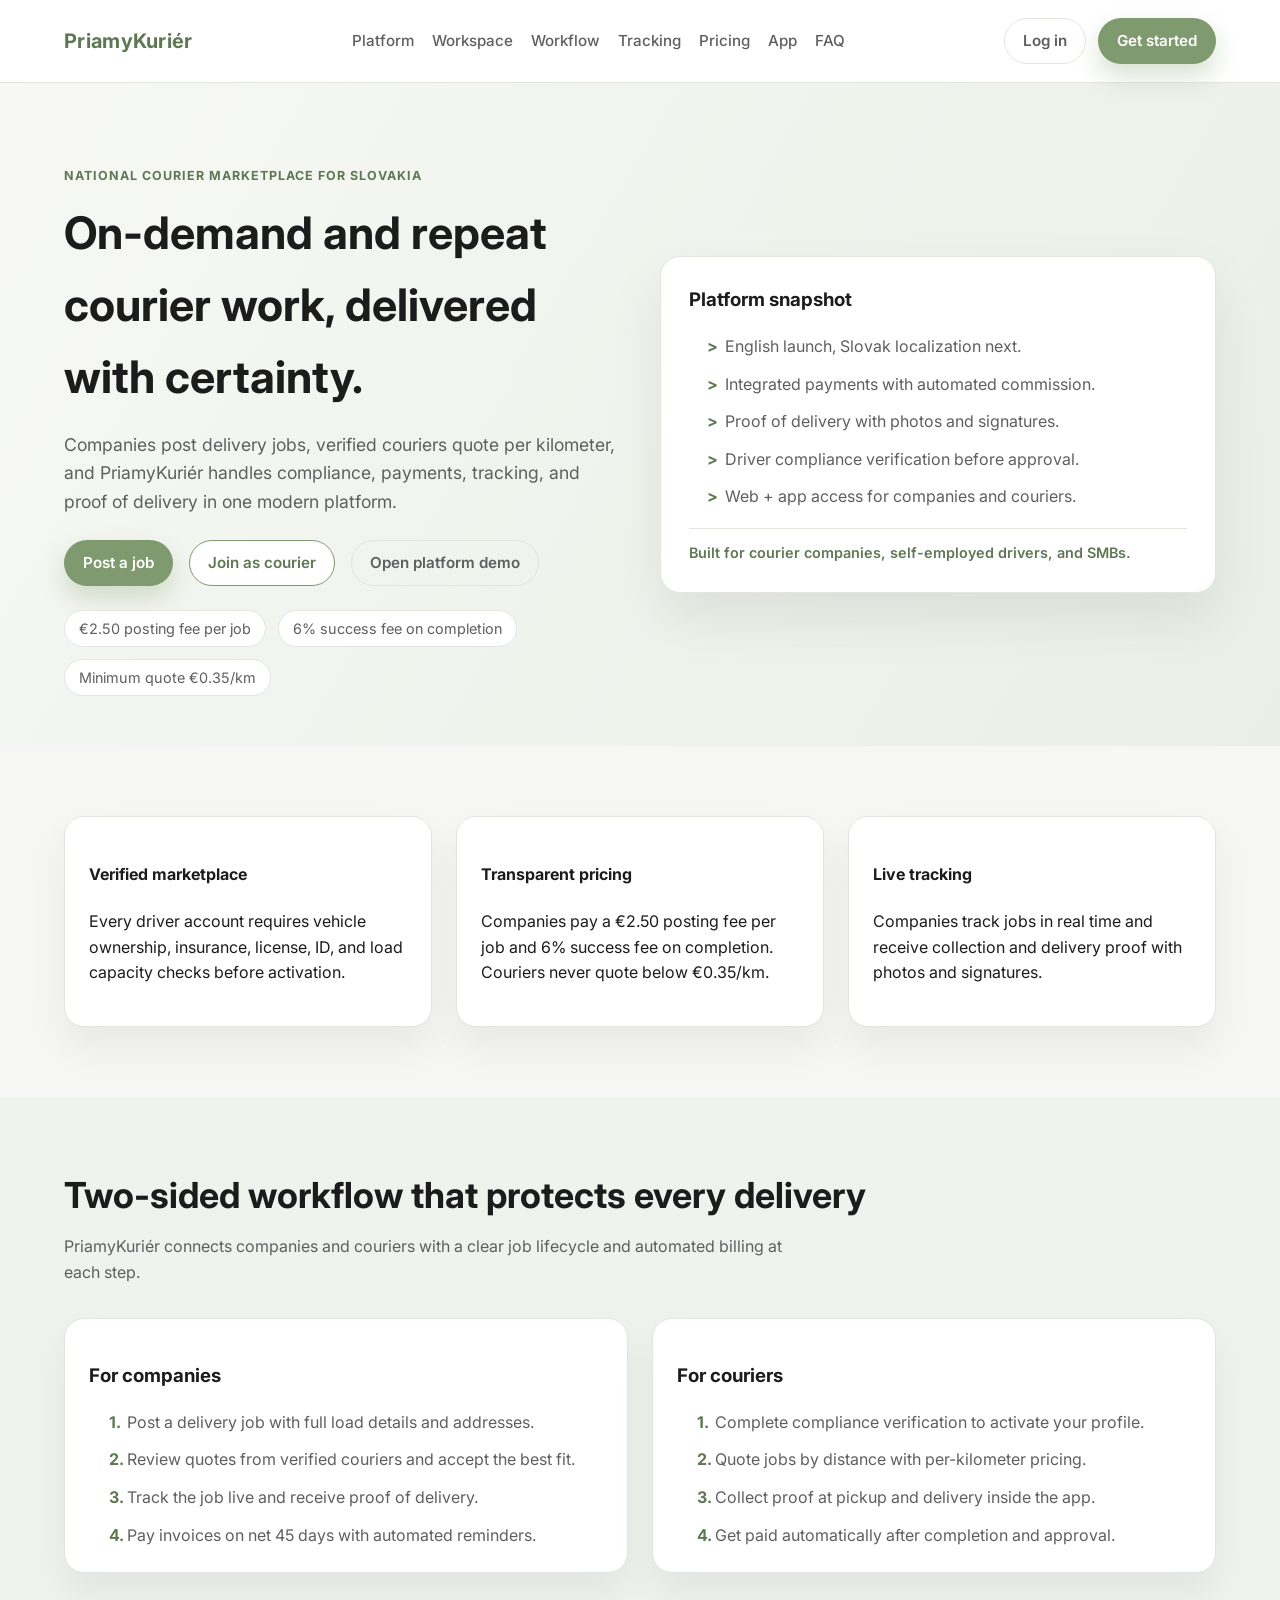
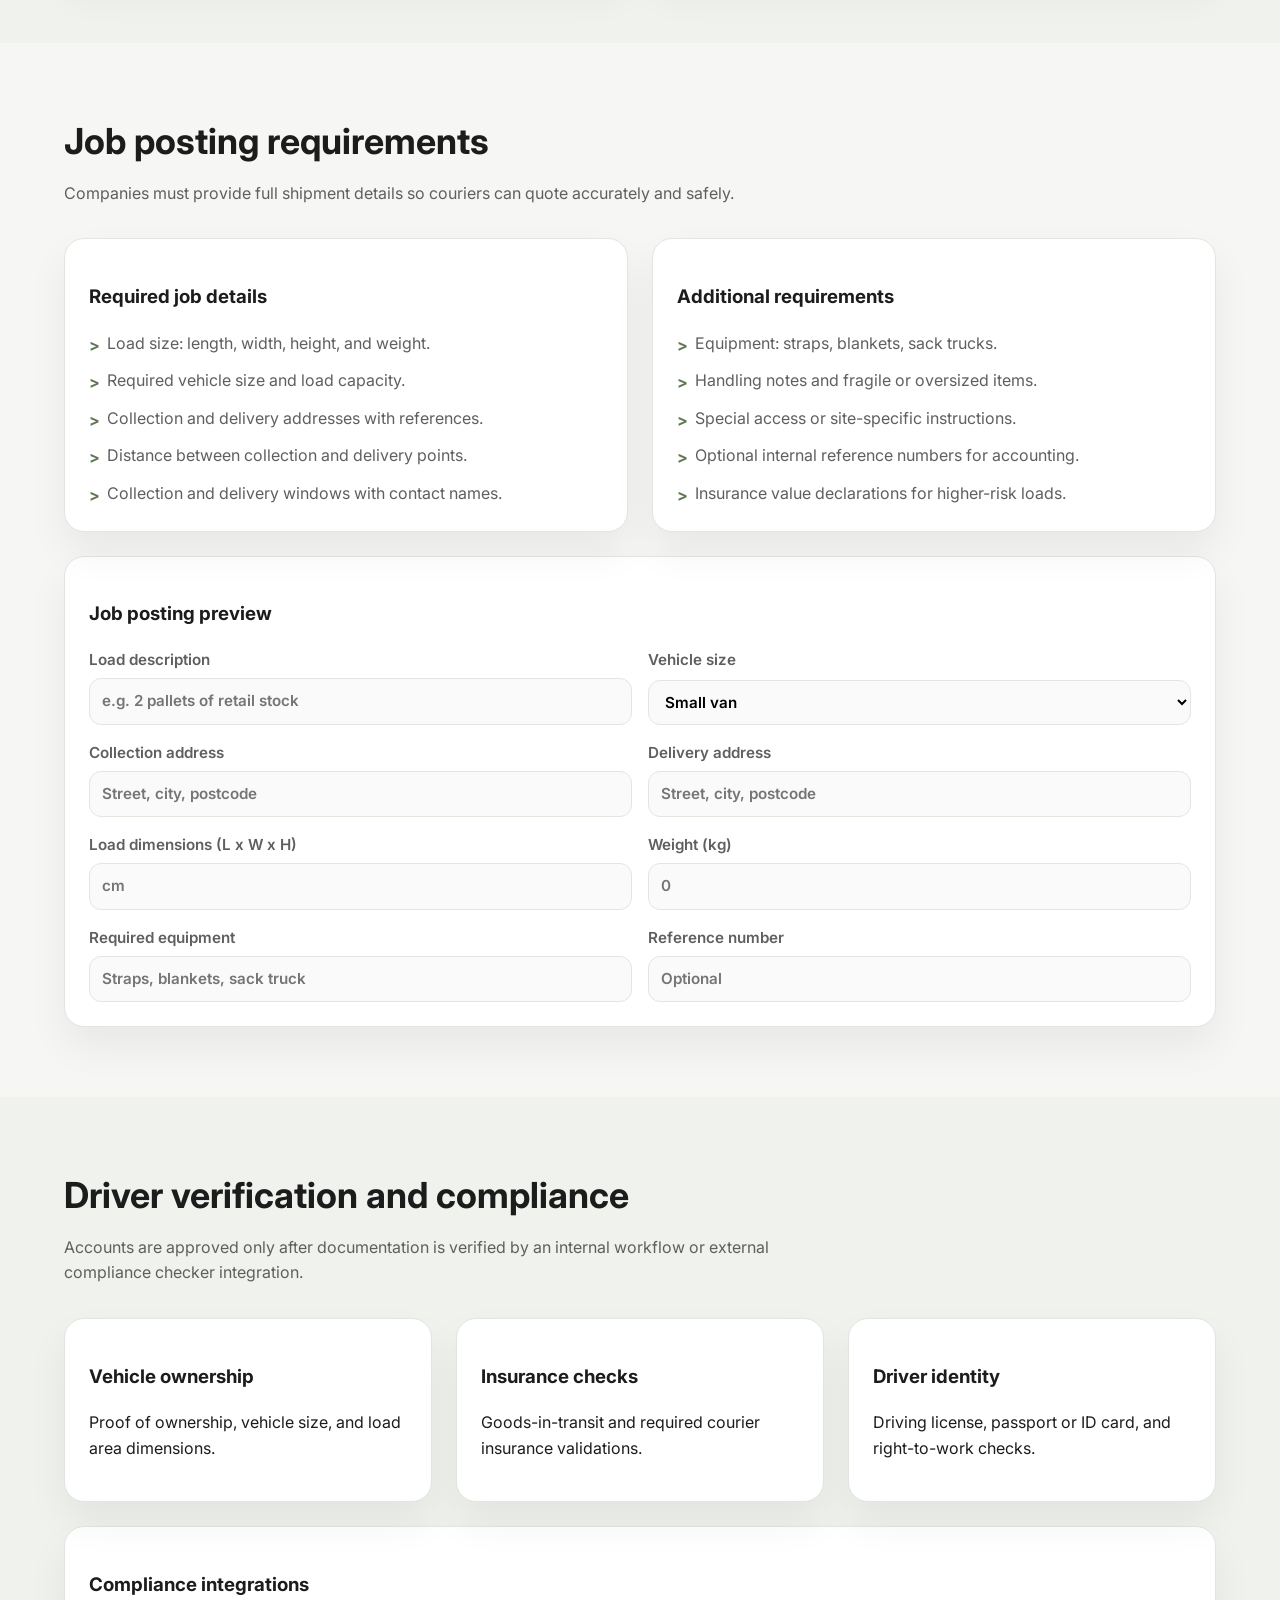
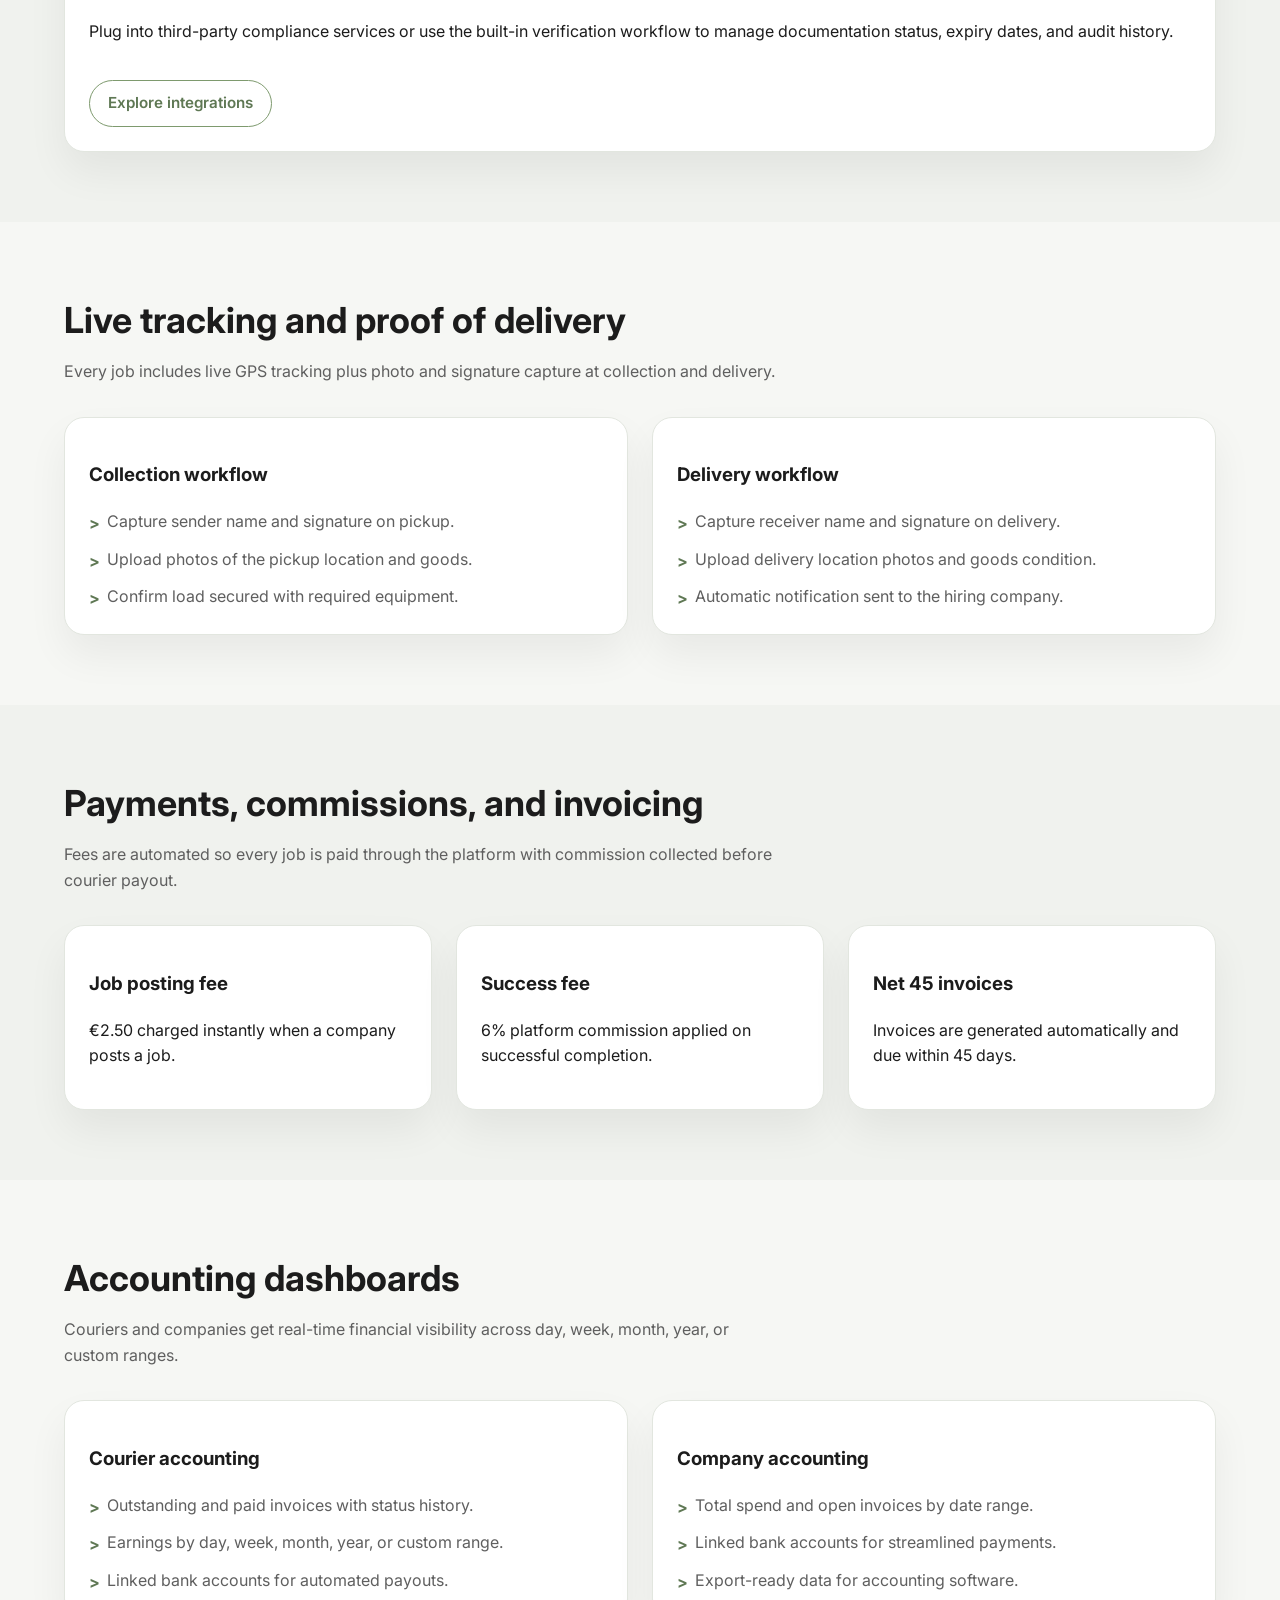
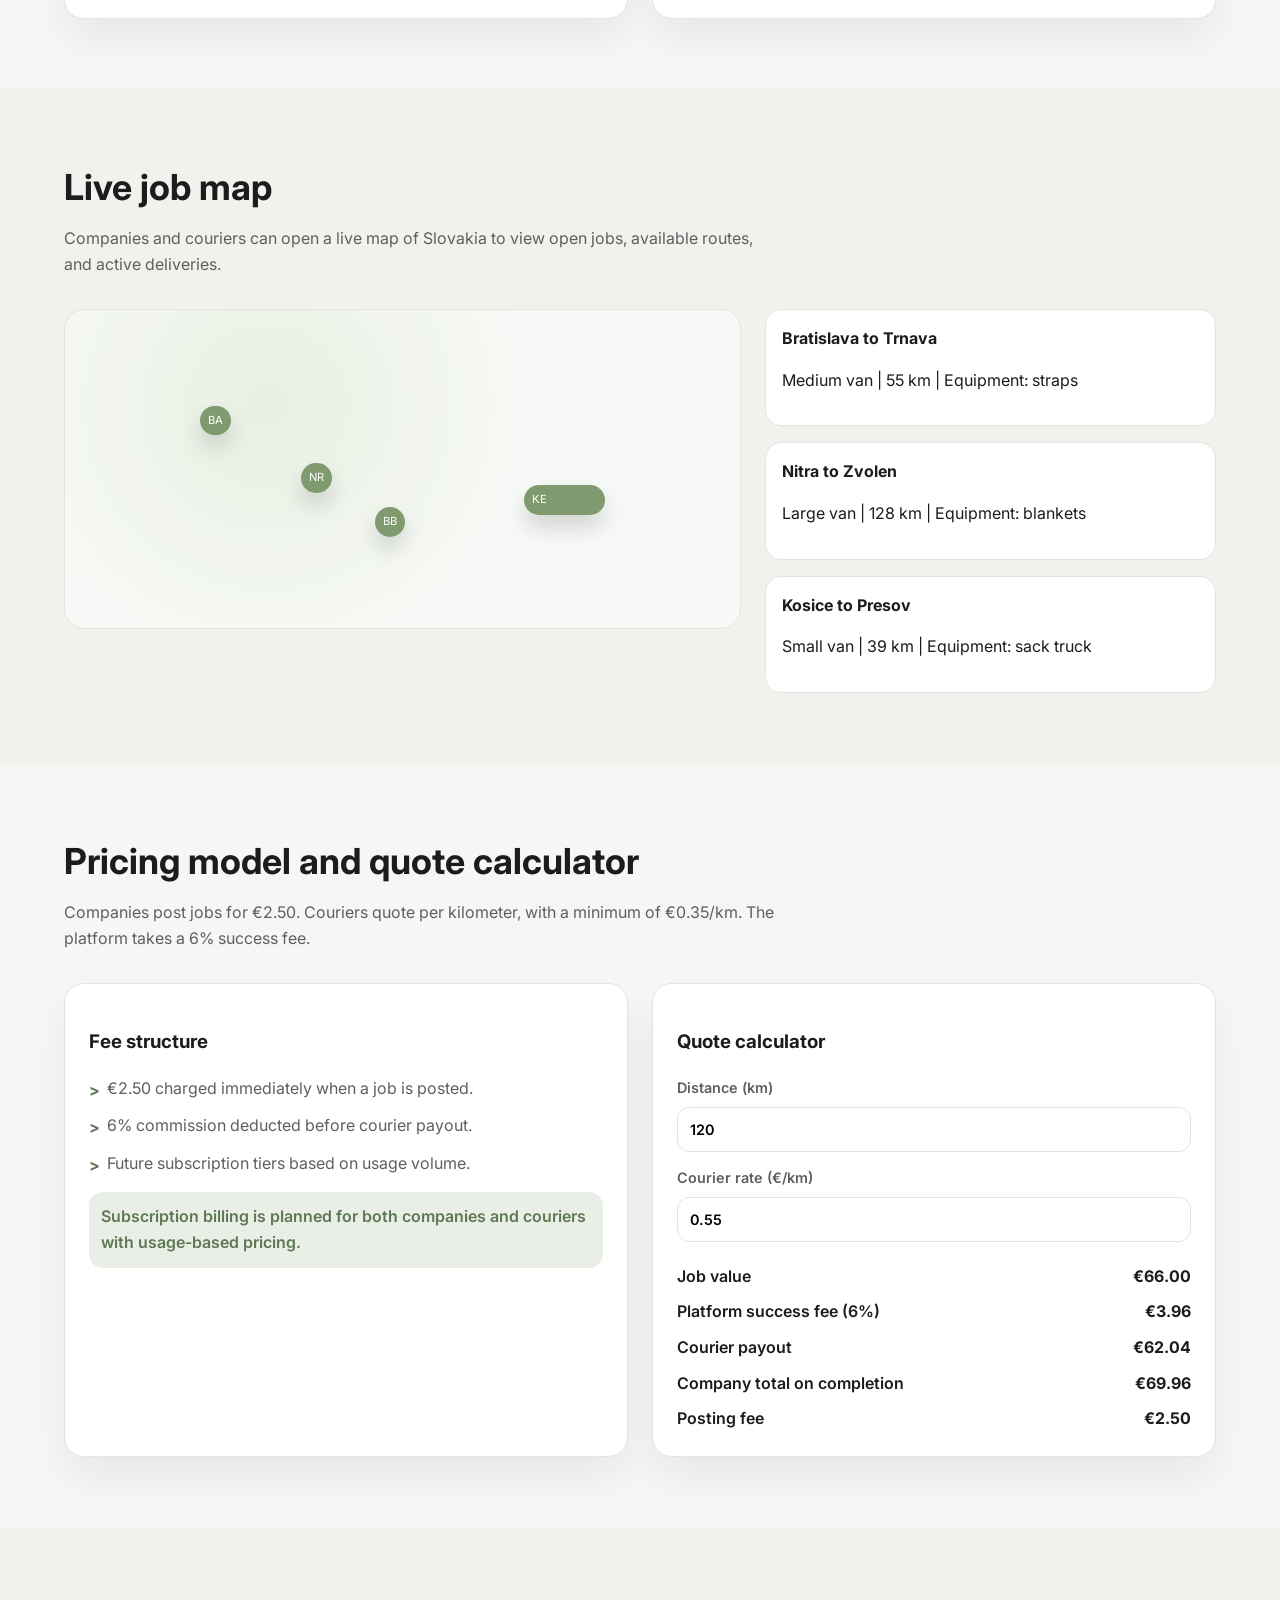
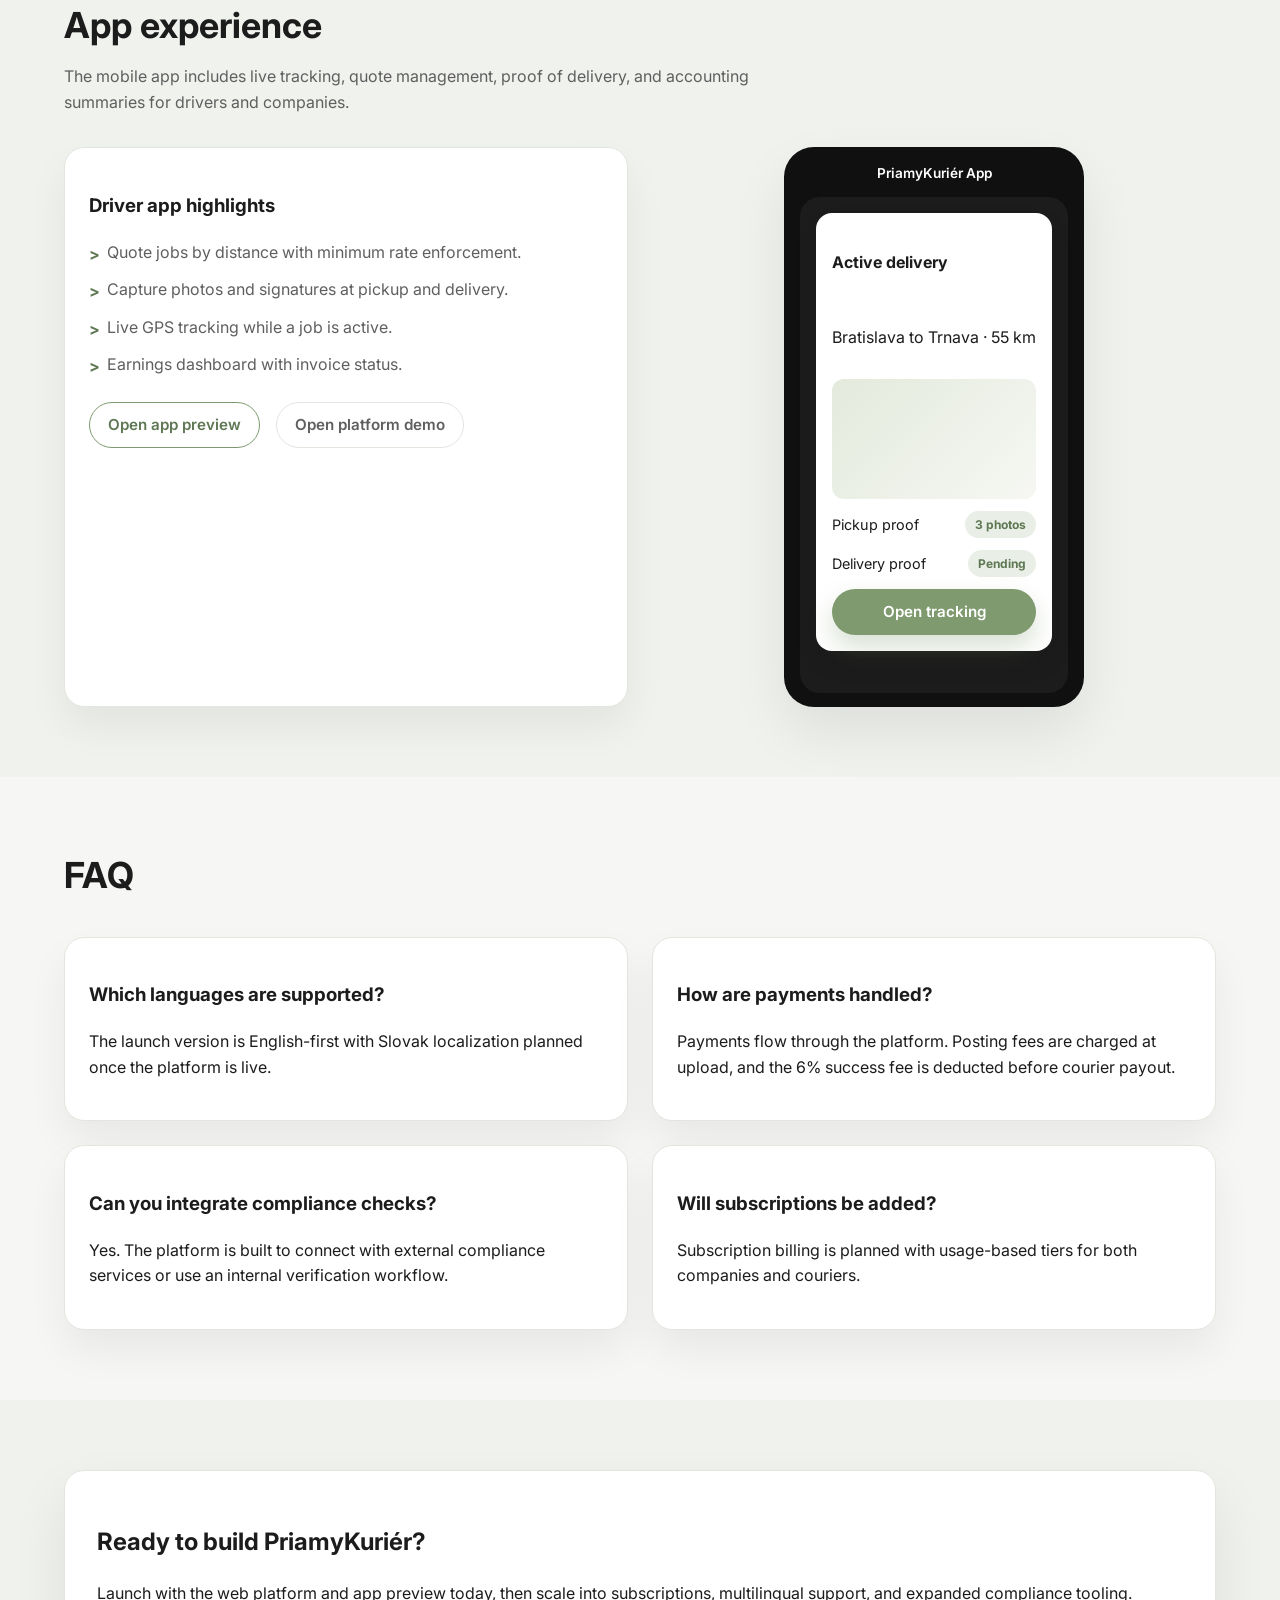
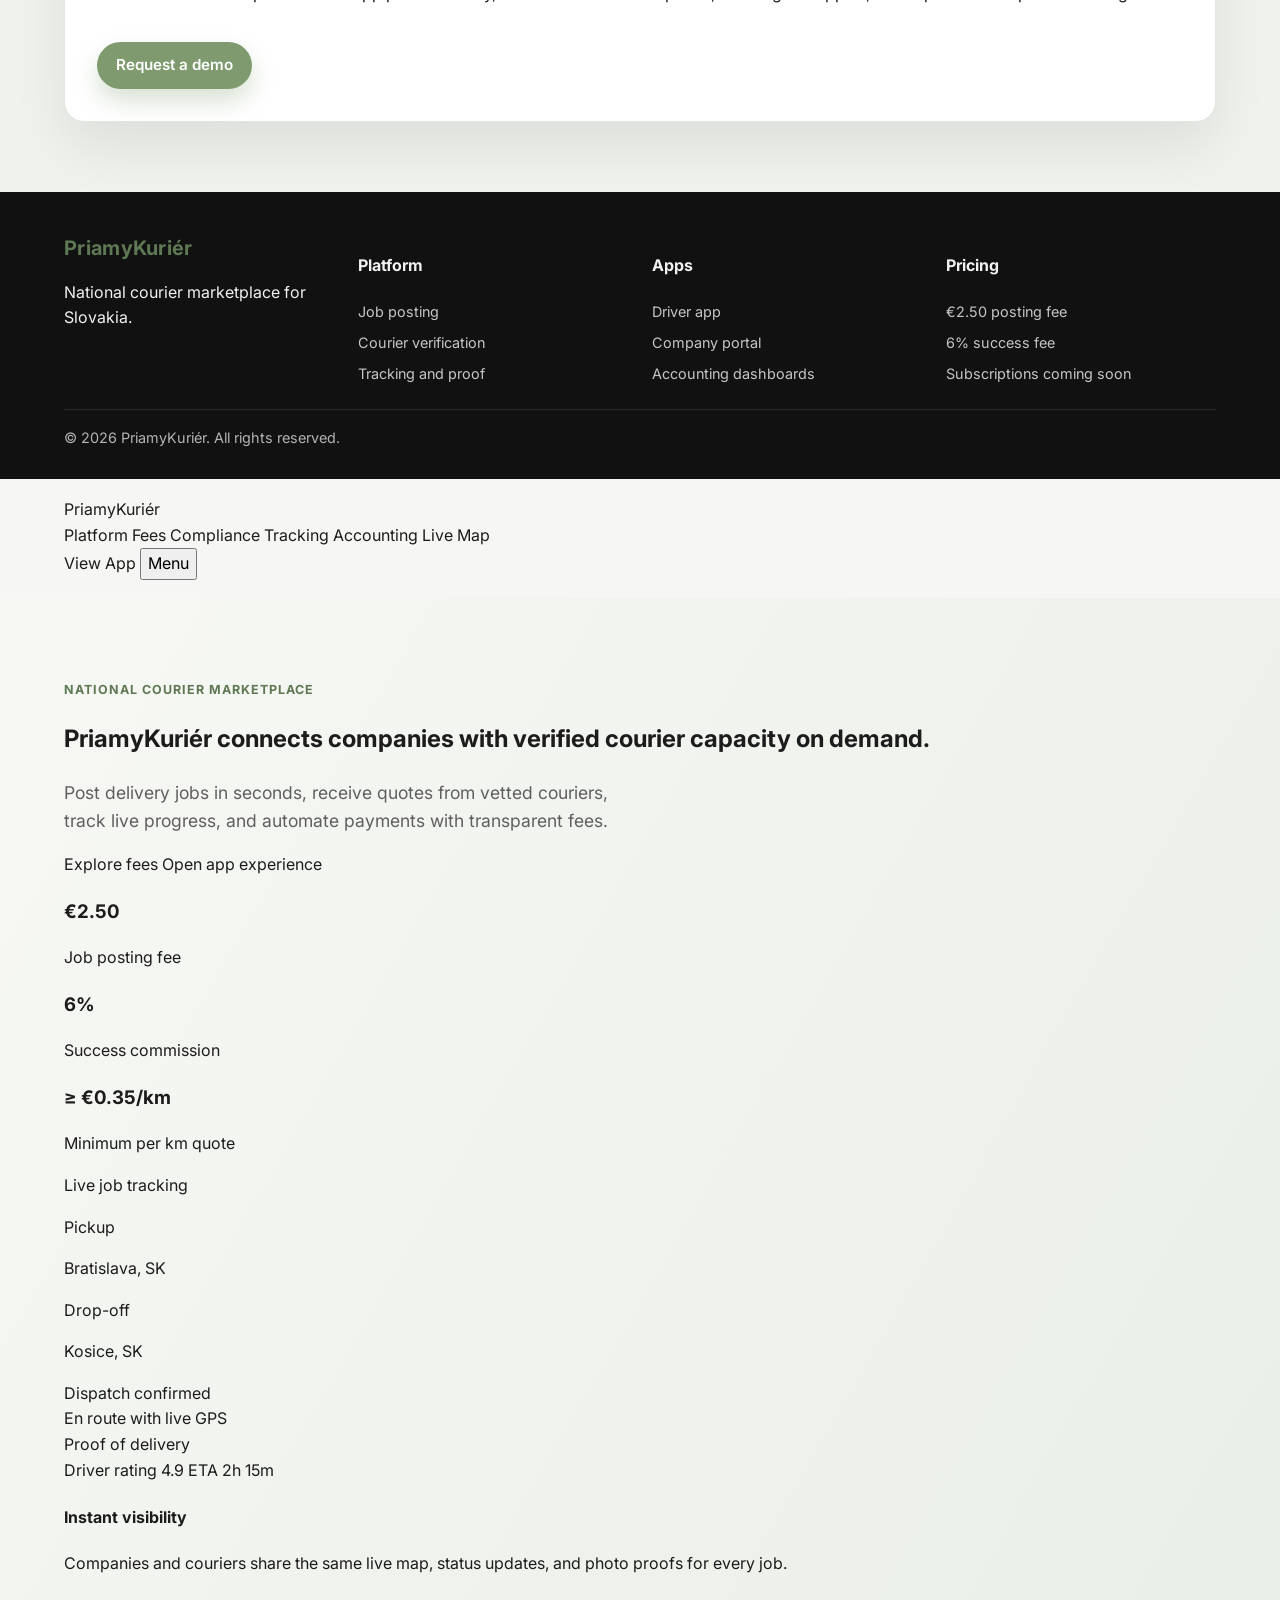
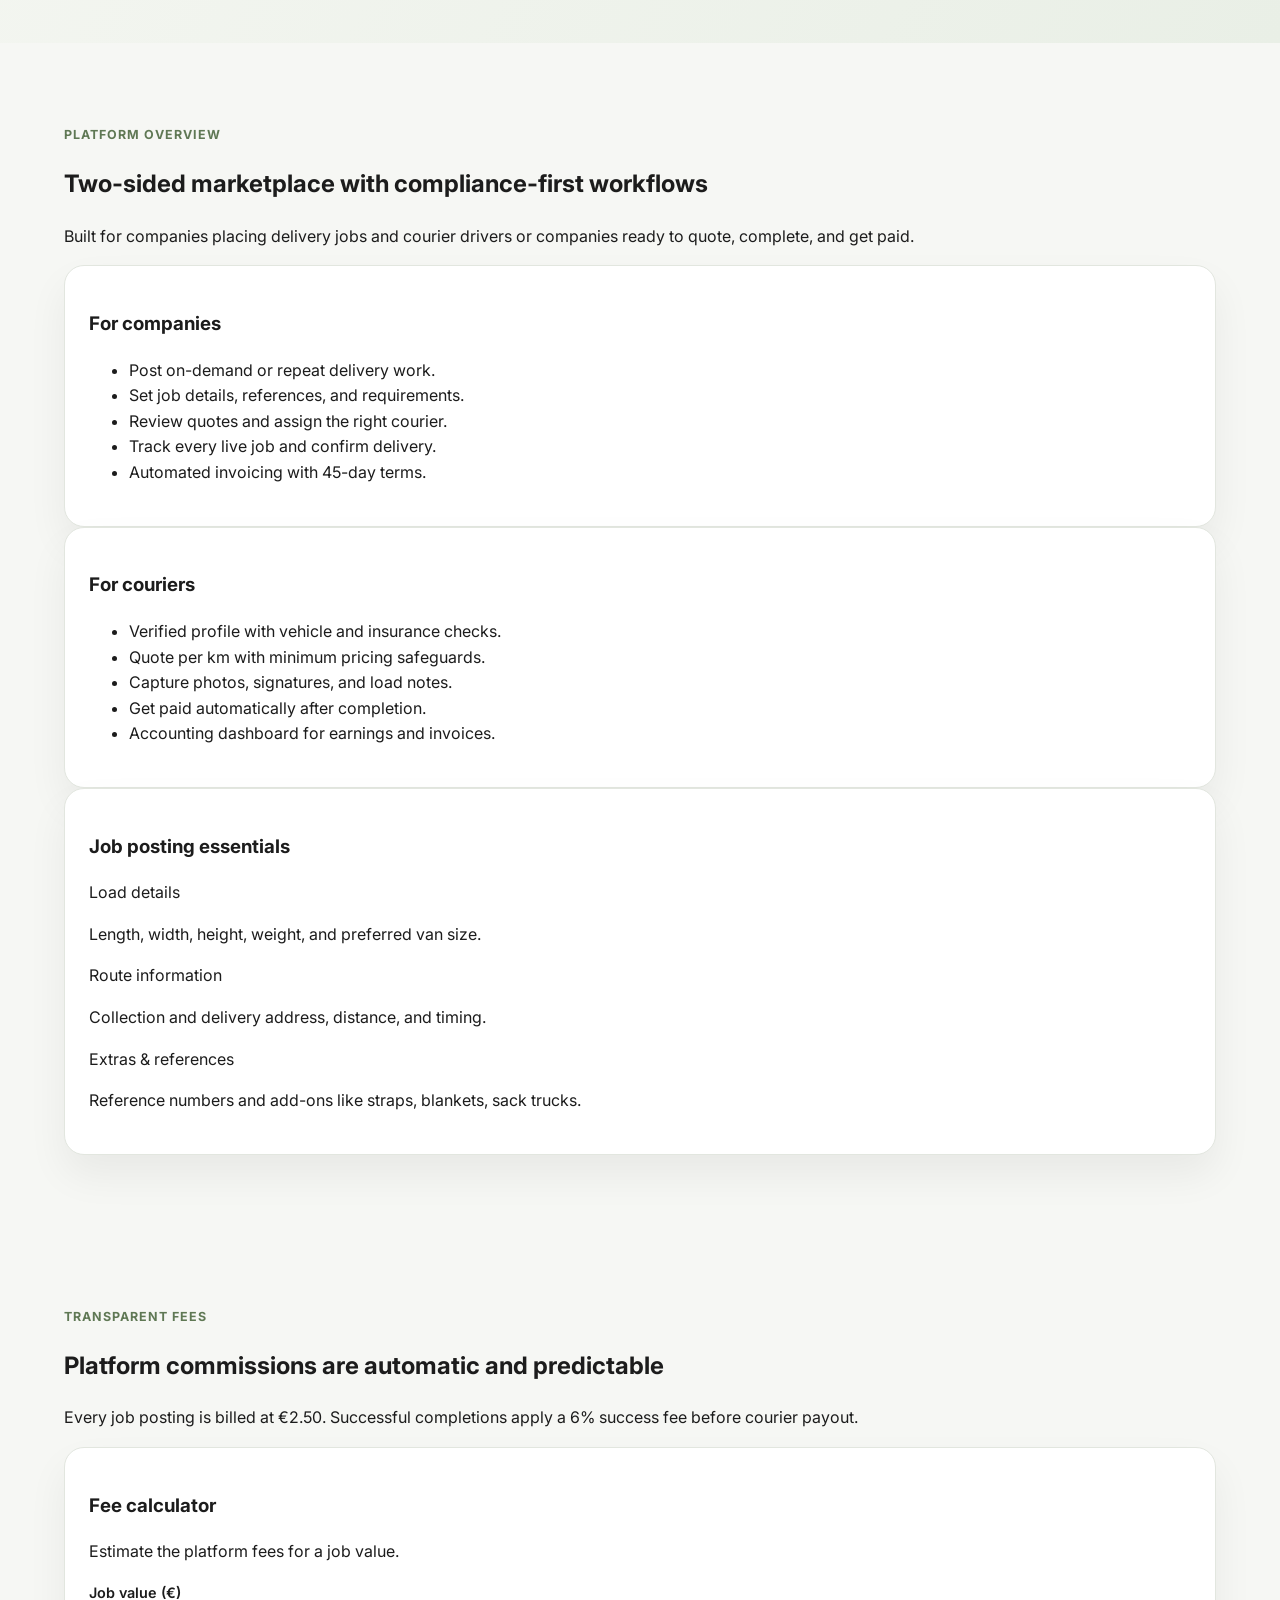
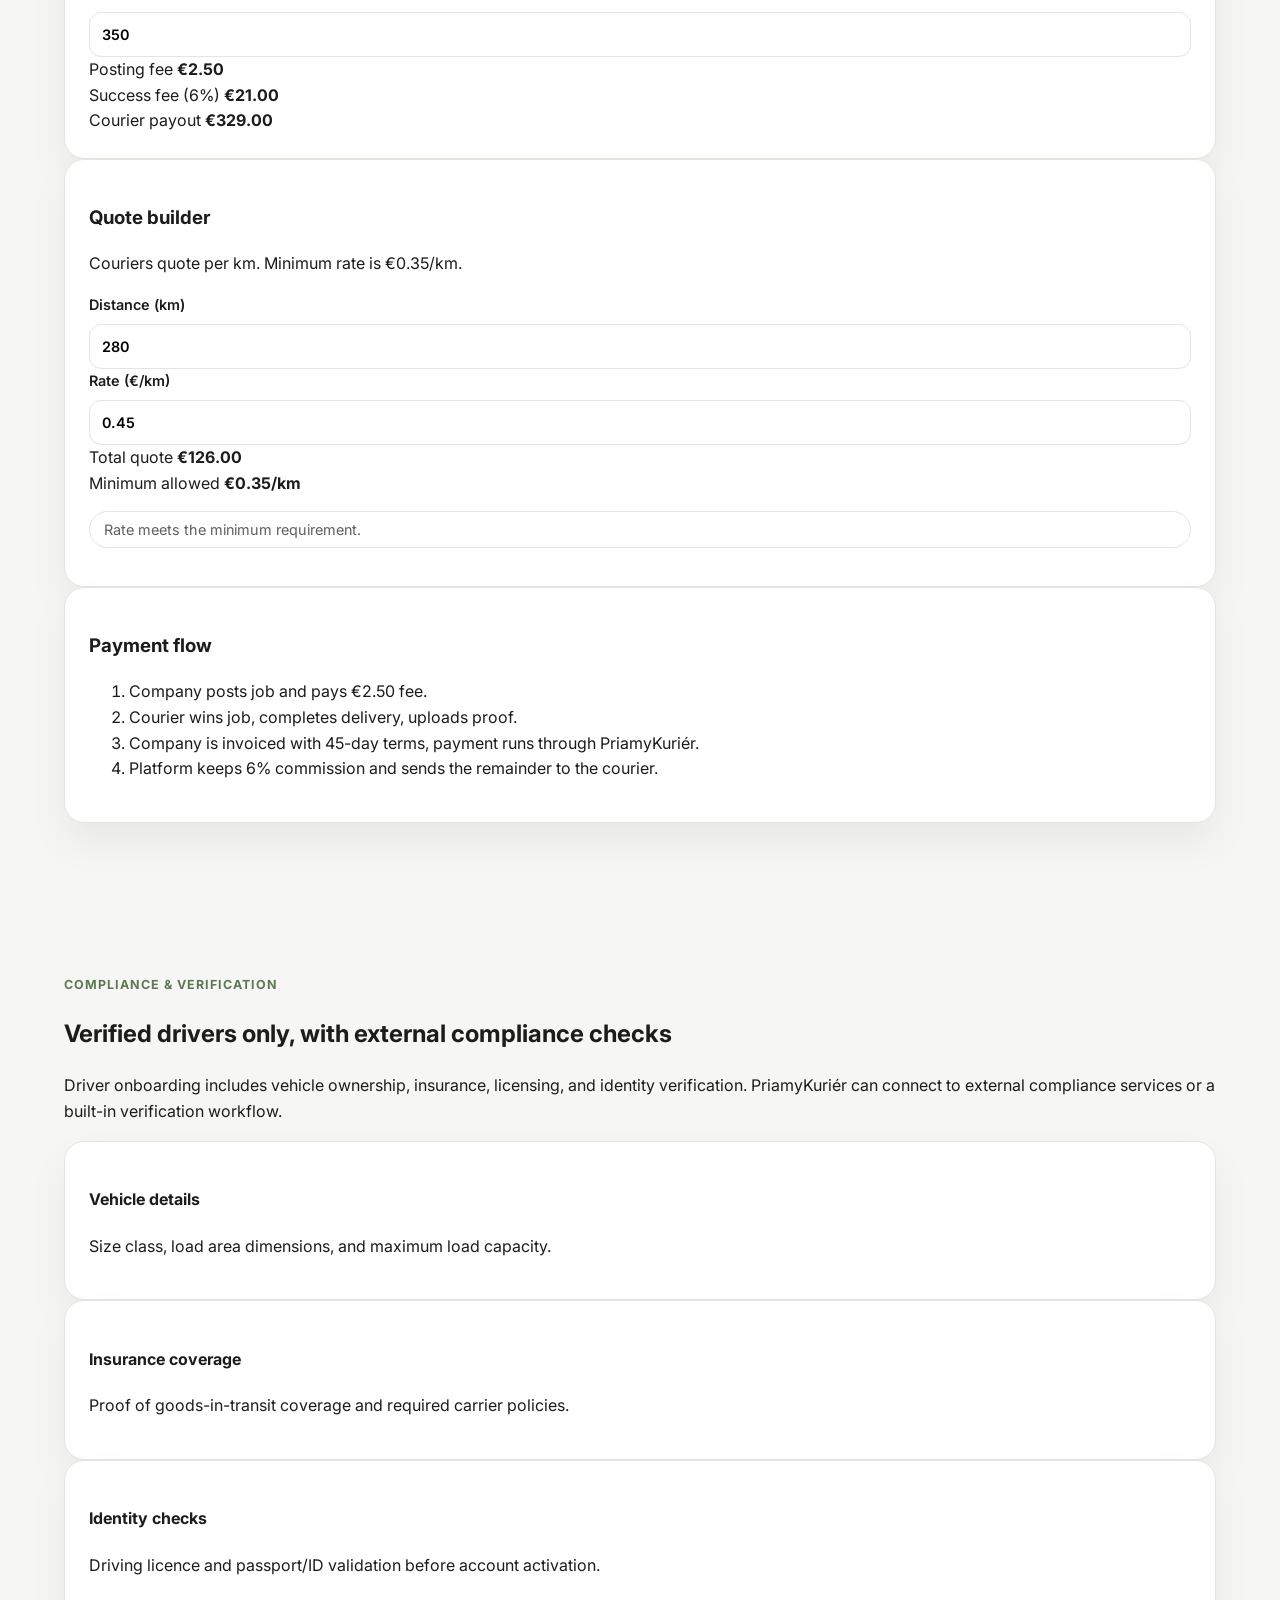
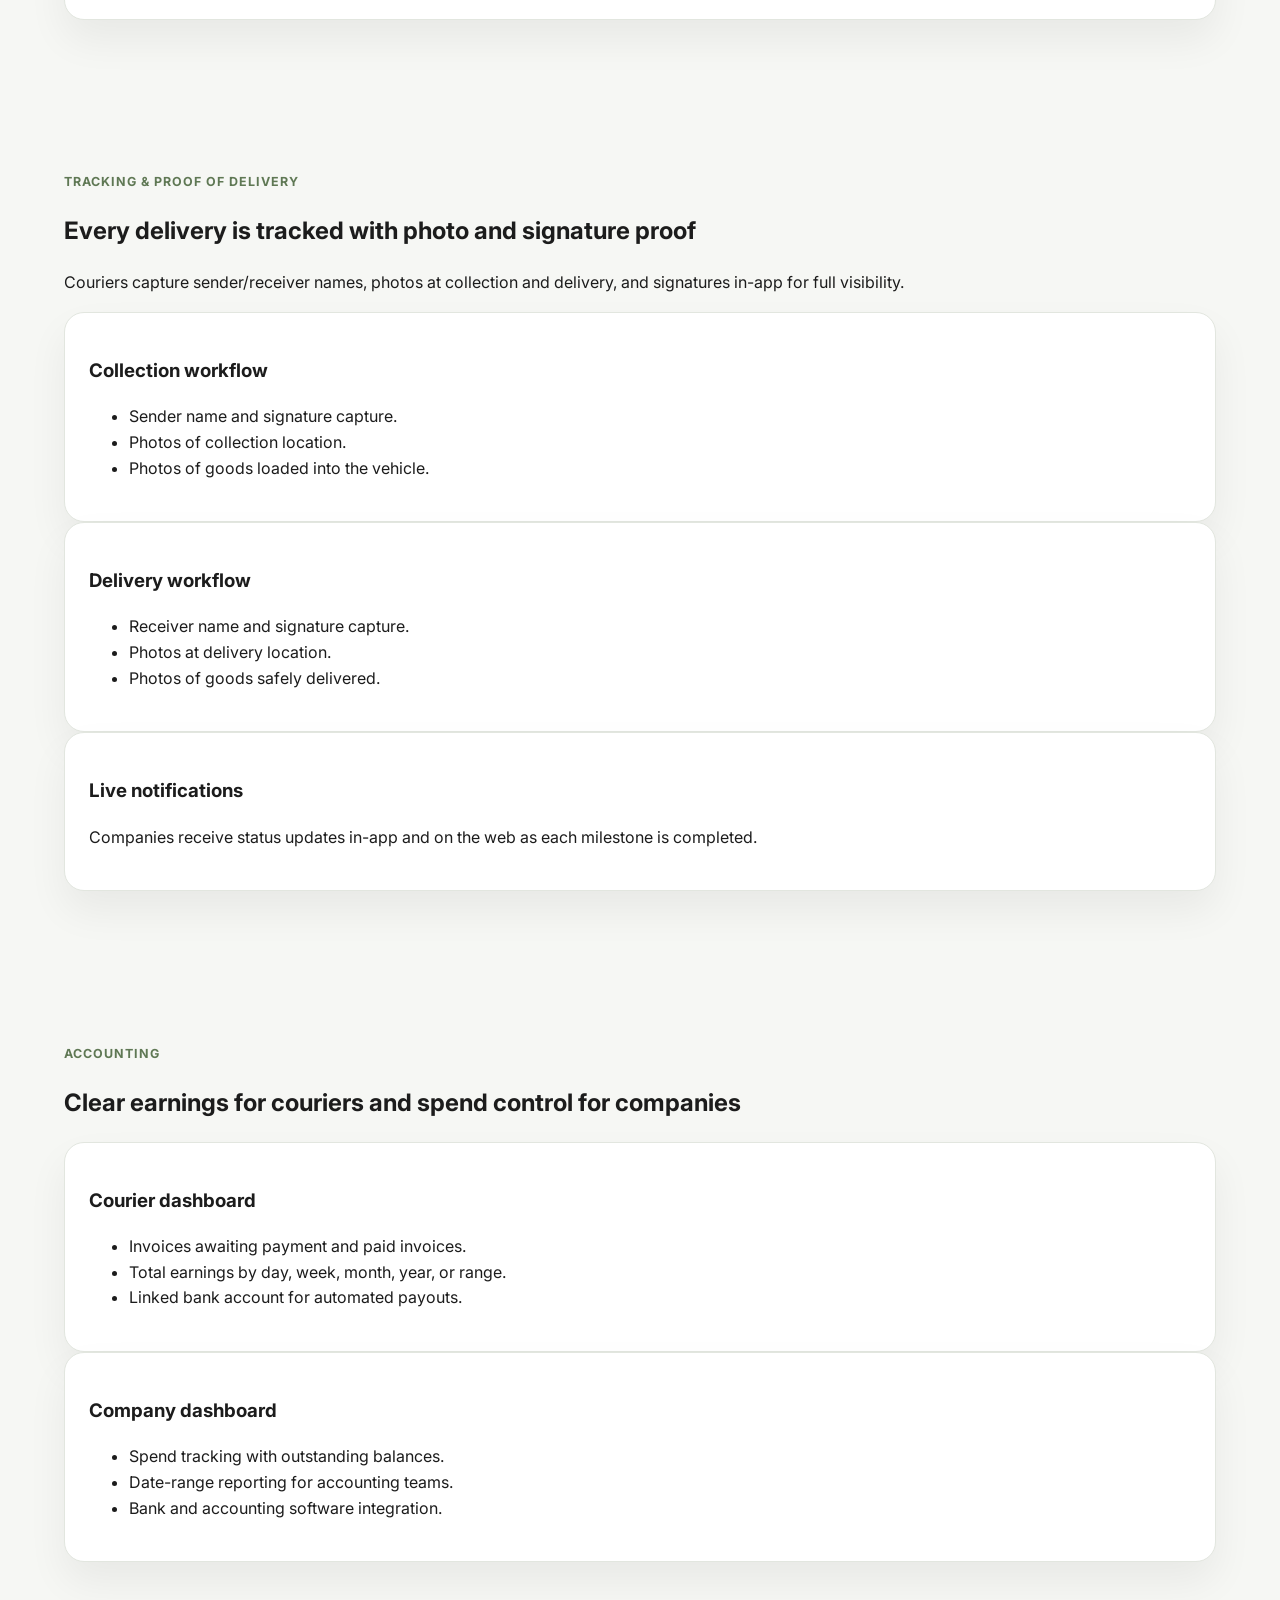
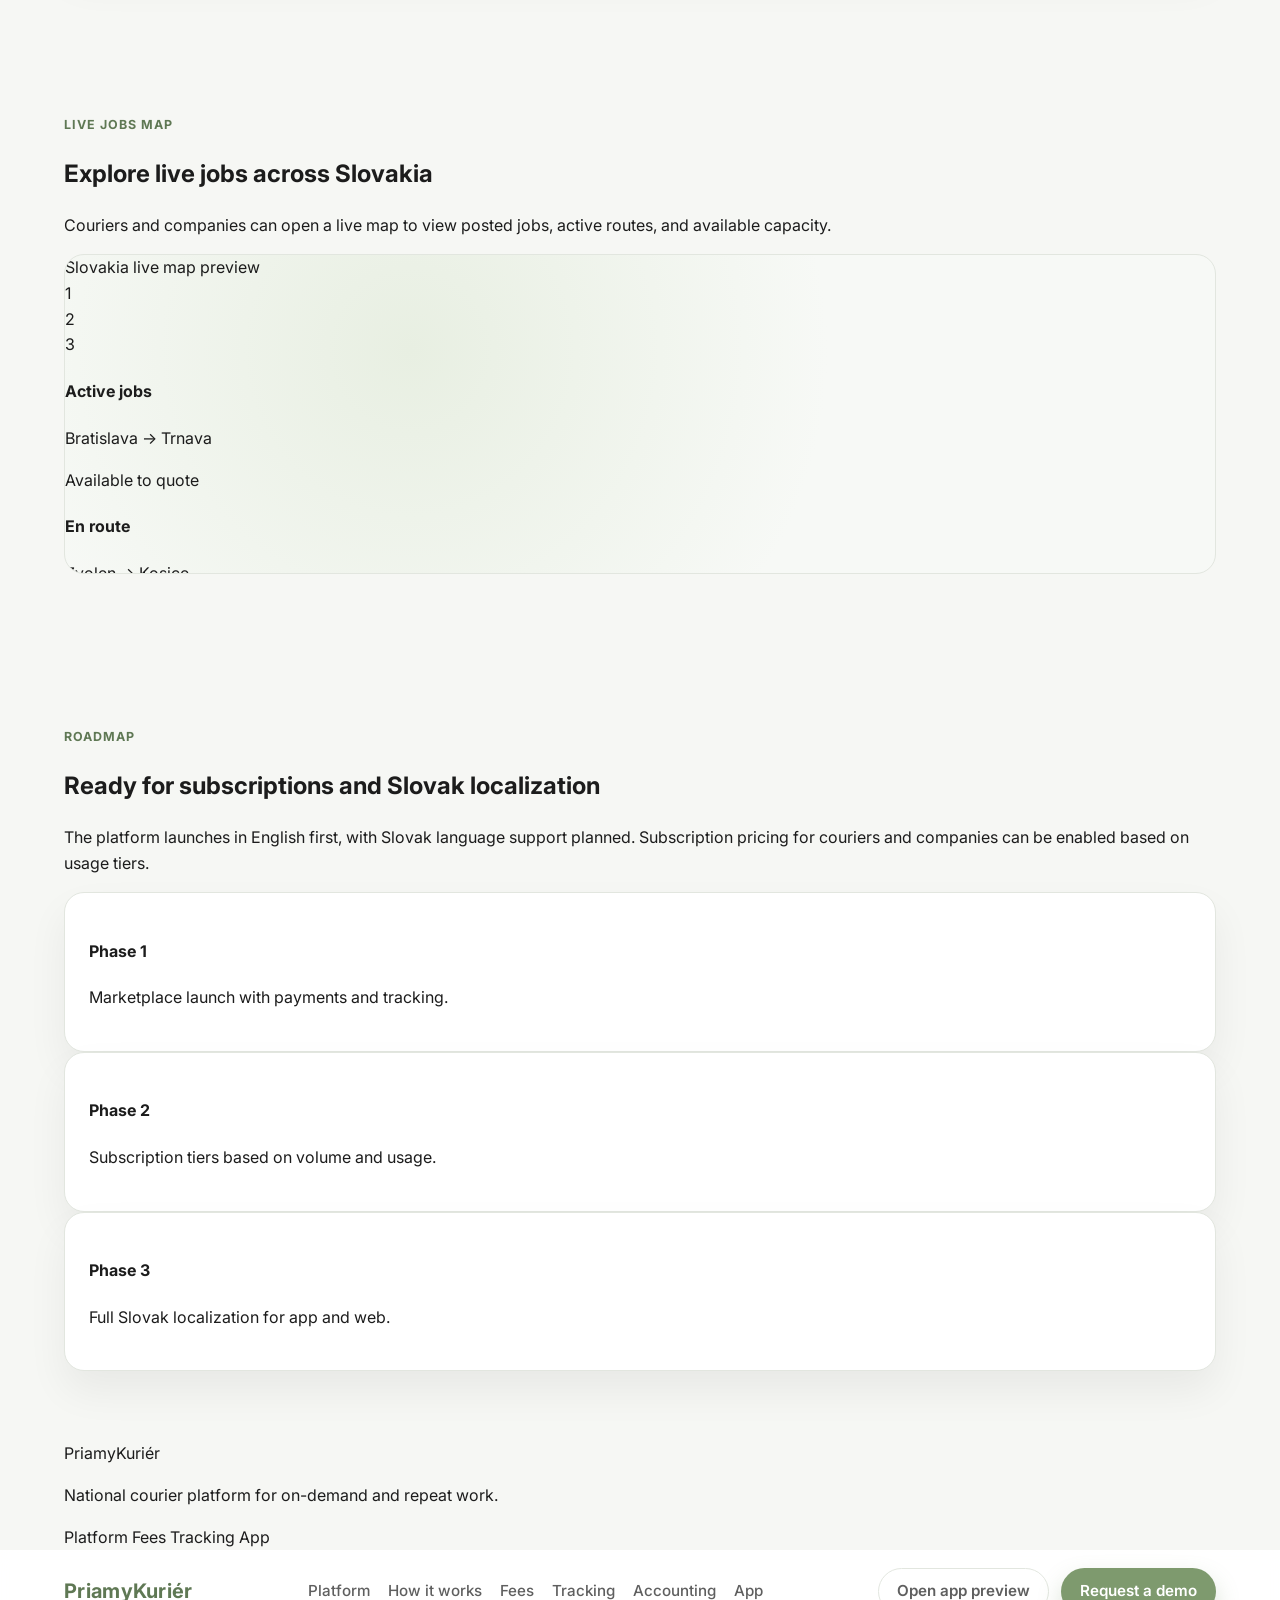
<file: index.html>
<!doctype html>
<html lang="en">
  <head>
    <meta charset="UTF-8" />
    <meta name="viewport" content="width=device-width, initial-scale=1" />
    <title>PriamyKuriér | National Courier Marketplace</title>
    <meta
      name="description"
      content="PriamyKuriér is a national courier marketplace for on-demand and repeat delivery work with built-in payments, tracking, and proof of delivery."
    />
    <link rel="stylesheet" href="styles.css" />
    <script defer src="script.js"></script>
  </head>
  <body>
    <header class="site-header">
      <div class="container nav">
        <div class="logo">PriamyKuriér</div>
        <nav class="nav-links">
          <a href="#platform">Platform</a>
          <a href="platform.html">Workspace</a>
          <a href="#workflow">Workflow</a>
          <a href="#tracking">Tracking</a>
          <a href="#pricing">Pricing</a>
          <a href="#app">App</a>
          <a href="#faq">FAQ</a>
        </nav>
        <div class="nav-actions">
          <button class="ghost" type="button">Log in</button>
          <a class="primary" href="#contact">Get started</a>
        </div>
      </div>
    </header>

    <main>
      <section class="hero" id="platform">
        <div class="container hero-grid">
          <div class="hero-copy">
            <p class="eyebrow">National courier marketplace for Slovakia</p>
            <h1>On-demand and repeat courier work, delivered with certainty.</h1>
            <p class="lead">
              Companies post delivery jobs, verified couriers quote per kilometer,
              and PriamyKuriér handles compliance, payments, tracking, and proof of
              delivery in one modern platform.
            </p>
            <div class="cta-row">
              <a class="primary" href="#post-job">Post a job</a>
              <a class="secondary" href="#driver">Join as courier</a>
              <a class="ghost" href="platform.html">Open platform demo</a>
            </div>
            <div class="hero-notes">
              <div class="note">€2.50 posting fee per job</div>
              <div class="note">6% success fee on completion</div>
              <div class="note">Minimum quote €0.35/km</div>
            </div>
          </div>
          <div class="hero-card">
            <h3>Platform snapshot</h3>
            <ul class="stacked-list">
              <li>English launch, Slovak localization next.</li>
              <li>Integrated payments with automated commission.</li>
              <li>Proof of delivery with photos and signatures.</li>
              <li>Driver compliance verification before approval.</li>
              <li>Web + app access for companies and couriers.</li>
            </ul>
            <div class="card-footer">
              Built for courier companies, self-employed drivers, and SMBs.
            </div>
          </div>
        </div>
      </section>

      <section class="section">
        <div class="container stats-grid">
          <div class="stat-card">
            <h4>Verified marketplace</h4>
            <p>
              Every driver account requires vehicle ownership, insurance, license,
              ID, and load capacity checks before activation.
            </p>
          </div>
          <div class="stat-card">
            <h4>Transparent pricing</h4>
            <p>
              Companies pay a €2.50 posting fee per job and 6% success fee on
              completion. Couriers never quote below €0.35/km.
            </p>
          </div>
          <div class="stat-card">
            <h4>Live tracking</h4>
            <p>
              Companies track jobs in real time and receive collection and delivery
              proof with photos and signatures.
            </p>
          </div>
        </div>
      </section>

      <section class="section muted-section" id="workflow">
        <div class="container">
          <div class="section-title">
            <h2>Two-sided workflow that protects every delivery</h2>
            <p>
              PriamyKuriér connects companies and couriers with a clear job lifecycle
              and automated billing at each step.
            </p>
          </div>
          <div class="grid-2">
            <div class="flow-card">
              <h3>For companies</h3>
              <ol>
                <li>Post a delivery job with full load details and addresses.</li>
                <li>Review quotes from verified couriers and accept the best fit.</li>
                <li>Track the job live and receive proof of delivery.</li>
                <li>Pay invoices on net 45 days with automated reminders.</li>
              </ol>
            </div>
            <div class="flow-card">
              <h3>For couriers</h3>
              <ol>
                <li>Complete compliance verification to activate your profile.</li>
                <li>Quote jobs by distance with per-kilometer pricing.</li>
                <li>Collect proof at pickup and delivery inside the app.</li>
                <li>Get paid automatically after completion and approval.</li>
              </ol>
            </div>
          </div>
        </div>
      </section>

      <section class="section" id="post-job">
        <div class="container">
          <div class="section-title">
            <h2>Job posting requirements</h2>
            <p>
              Companies must provide full shipment details so couriers can quote
              accurately and safely.
            </p>
          </div>
          <div class="grid-2">
            <div class="card">
              <h3>Required job details</h3>
              <ul class="check-list">
                <li>Load size: length, width, height, and weight.</li>
                <li>Required vehicle size and load capacity.</li>
                <li>Collection and delivery addresses with references.</li>
                <li>Distance between collection and delivery points.</li>
                <li>Collection and delivery windows with contact names.</li>
              </ul>
            </div>
            <div class="card">
              <h3>Additional requirements</h3>
              <ul class="check-list">
                <li>Equipment: straps, blankets, sack trucks.</li>
                <li>Handling notes and fragile or oversized items.</li>
                <li>Special access or site-specific instructions.</li>
                <li>Optional internal reference numbers for accounting.</li>
                <li>Insurance value declarations for higher-risk loads.</li>
              </ul>
            </div>
          </div>
          <div class="form-card">
            <h3>Job posting preview</h3>
            <form class="form-grid" aria-label="Job posting form preview">
              <label>
                Load description
                <input type="text" placeholder="e.g. 2 pallets of retail stock" />
              </label>
              <label>
                Vehicle size
                <select>
                  <option>Small van</option>
                  <option>Medium van</option>
                  <option>Large van</option>
                  <option>Luton / box van</option>
                </select>
              </label>
              <label>
                Collection address
                <input type="text" placeholder="Street, city, postcode" />
              </label>
              <label>
                Delivery address
                <input type="text" placeholder="Street, city, postcode" />
              </label>
              <label>
                Load dimensions (L x W x H)
                <input type="text" placeholder="cm" />
              </label>
              <label>
                Weight (kg)
                <input type="number" placeholder="0" />
              </label>
              <label>
                Required equipment
                <input type="text" placeholder="Straps, blankets, sack truck" />
              </label>
              <label>
                Reference number
                <input type="text" placeholder="Optional" />
              </label>
            </form>
          </div>
        </div>
      </section>

      <section class="section muted-section" id="driver">
        <div class="container">
          <div class="section-title">
            <h2>Driver verification and compliance</h2>
            <p>
              Accounts are approved only after documentation is verified by an
              internal workflow or external compliance checker integration.
            </p>
          </div>
          <div class="grid-3">
            <div class="card">
              <h3>Vehicle ownership</h3>
              <p>Proof of ownership, vehicle size, and load area dimensions.</p>
            </div>
            <div class="card">
              <h3>Insurance checks</h3>
              <p>Goods-in-transit and required courier insurance validations.</p>
            </div>
            <div class="card">
              <h3>Driver identity</h3>
              <p>Driving license, passport or ID card, and right-to-work checks.</p>
            </div>
          </div>
          <div class="card banner-card">
            <div>
              <h3>Compliance integrations</h3>
              <p>
                Plug into third-party compliance services or use the built-in
                verification workflow to manage documentation status, expiry dates,
                and audit history.
              </p>
            </div>
            <button class="secondary" type="button">Explore integrations</button>
          </div>
        </div>
      </section>

      <section class="section" id="tracking">
        <div class="container">
          <div class="section-title">
            <h2>Live tracking and proof of delivery</h2>
            <p>
              Every job includes live GPS tracking plus photo and signature capture
              at collection and delivery.
            </p>
          </div>
          <div class="grid-2">
            <div class="card">
              <h3>Collection workflow</h3>
              <ul class="check-list">
                <li>Capture sender name and signature on pickup.</li>
                <li>Upload photos of the pickup location and goods.</li>
                <li>Confirm load secured with required equipment.</li>
              </ul>
            </div>
            <div class="card">
              <h3>Delivery workflow</h3>
              <ul class="check-list">
                <li>Capture receiver name and signature on delivery.</li>
                <li>Upload delivery location photos and goods condition.</li>
                <li>Automatic notification sent to the hiring company.</li>
              </ul>
            </div>
          </div>
        </div>
      </section>

      <section class="section muted-section" id="payments">
        <div class="container">
          <div class="section-title">
            <h2>Payments, commissions, and invoicing</h2>
            <p>
              Fees are automated so every job is paid through the platform with
              commission collected before courier payout.
            </p>
          </div>
          <div class="grid-3">
            <div class="card">
              <h3>Job posting fee</h3>
              <p>€2.50 charged instantly when a company posts a job.</p>
            </div>
            <div class="card">
              <h3>Success fee</h3>
              <p>6% platform commission applied on successful completion.</p>
            </div>
            <div class="card">
              <h3>Net 45 invoices</h3>
              <p>Invoices are generated automatically and due within 45 days.</p>
            </div>
          </div>
        </div>
      </section>

      <section class="section" id="accounting">
        <div class="container">
          <div class="section-title">
            <h2>Accounting dashboards</h2>
            <p>
              Couriers and companies get real-time financial visibility across
              day, week, month, year, or custom ranges.
            </p>
          </div>
          <div class="grid-2">
            <div class="card">
              <h3>Courier accounting</h3>
              <ul class="check-list">
                <li>Outstanding and paid invoices with status history.</li>
                <li>Earnings by day, week, month, year, or custom range.</li>
                <li>Linked bank accounts for automated payouts.</li>
              </ul>
            </div>
            <div class="card">
              <h3>Company accounting</h3>
              <ul class="check-list">
                <li>Total spend and open invoices by date range.</li>
                <li>Linked bank accounts for streamlined payments.</li>
                <li>Export-ready data for accounting software.</li>
              </ul>
            </div>
          </div>
        </div>
      </section>

      <section class="section muted-section" id="map">
        <div class="container">
          <div class="section-title">
            <h2>Live job map</h2>
            <p>
              Companies and couriers can open a live map of Slovakia to view open
              jobs, available routes, and active deliveries.
            </p>
          </div>
          <div class="map-card">
            <div class="map">
              <div class="pin pin-a">BA</div>
              <div class="pin pin-b">NR</div>
              <div class="pin pin-c">KE</div>
              <div class="pin pin-d">BB</div>
            </div>
            <div class="map-list">
              <div class="job-item">
                <h4>Bratislava to Trnava</h4>
                <p>Medium van | 55 km | Equipment: straps</p>
              </div>
              <div class="job-item">
                <h4>Nitra to Zvolen</h4>
                <p>Large van | 128 km | Equipment: blankets</p>
              </div>
              <div class="job-item">
                <h4>Kosice to Presov</h4>
                <p>Small van | 39 km | Equipment: sack truck</p>
              </div>
            </div>
          </div>
        </div>
      </section>

      <section class="section" id="pricing">
        <div class="container">
          <div class="section-title">
            <h2>Pricing model and quote calculator</h2>
            <p>
              Companies post jobs for €2.50. Couriers quote per kilometer, with a
              minimum of €0.35/km. The platform takes a 6% success fee.
            </p>
          </div>
          <div class="grid-2">
            <div class="card">
              <h3>Fee structure</h3>
              <ul class="check-list">
                <li>€2.50 charged immediately when a job is posted.</li>
                <li>6% commission deducted before courier payout.</li>
                <li>Future subscription tiers based on usage volume.</li>
              </ul>
              <div class="callout">
                Subscription billing is planned for both companies and couriers
                with usage-based pricing.
              </div>
            </div>
            <div class="card calculator">
              <h3>Quote calculator</h3>
              <label>
                Distance (km)
                <input id="distance" type="number" min="0" step="1" value="120" />
              </label>
              <label>
                Courier rate (€/km)
                <input id="rate" type="number" min="0.35" step="0.01" value="0.55" />
              </label>
              <p id="rate-note" class="note warning" role="status" aria-live="polite">
                Minimum rate enforced at €0.35/km.
              </p>
              <div class="calc-results">
                <div>
                  <span>Job value</span>
                  <strong id="job-value">€0.00</strong>
                </div>
                <div>
                  <span>Platform success fee (6%)</span>
                  <strong id="success-fee">€0.00</strong>
                </div>
                <div>
                  <span>Courier payout</span>
                  <strong id="courier-payout">€0.00</strong>
                </div>
                <div>
                  <span>Company total on completion</span>
                  <strong id="company-total">€0.00</strong>
                </div>
                <div>
                  <span>Posting fee</span>
                  <strong>€2.50</strong>
                </div>
              </div>
            </div>
          </div>
        </div>
      </section>

      <section class="section muted-section" id="app">
        <div class="container">
          <div class="section-title">
            <h2>App experience</h2>
            <p>
              The mobile app includes live tracking, quote management, proof of
              delivery, and accounting summaries for drivers and companies.
            </p>
          </div>
          <div class="grid-2">
            <div class="card">
              <h3>Driver app highlights</h3>
              <ul class="check-list">
                <li>Quote jobs by distance with minimum rate enforcement.</li>
                <li>Capture photos and signatures at pickup and delivery.</li>
                <li>Live GPS tracking while a job is active.</li>
                <li>Earnings dashboard with invoice status.</li>
              </ul>
              <div class="cta-row">
                <a class="secondary" href="app.html">Open app preview</a>
                <a class="ghost" href="platform.html">Open platform demo</a>
              </div>
            </div>
            <div class="phone-preview">
              <div class="phone">
                <div class="phone-header">PriamyKuriér App</div>
                <div class="phone-body">
                  <div class="phone-card">
                    <h4>Active delivery</h4>
                    <p>Bratislava to Trnava · 55 km</p>
                    <div class="phone-map"></div>
                    <div class="phone-row">
                      <span>Pickup proof</span>
                      <span class="pill">3 photos</span>
                    </div>
                    <div class="phone-row">
                      <span>Delivery proof</span>
                      <span class="pill">Pending</span>
                    </div>
                    <button class="primary" type="button">Open tracking</button>
                  </div>
                </div>
              </div>
            </div>
          </div>
        </div>
      </section>

      <section class="section" id="faq">
        <div class="container">
          <div class="section-title">
            <h2>FAQ</h2>
          </div>
          <div class="grid-2">
            <div class="card">
              <h3>Which languages are supported?</h3>
              <p>
                The launch version is English-first with Slovak localization planned
                once the platform is live.
              </p>
            </div>
            <div class="card">
              <h3>How are payments handled?</h3>
              <p>
                Payments flow through the platform. Posting fees are charged at
                upload, and the 6% success fee is deducted before courier payout.
              </p>
            </div>
            <div class="card">
              <h3>Can you integrate compliance checks?</h3>
              <p>
                Yes. The platform is built to connect with external compliance
                services or use an internal verification workflow.
              </p>
            </div>
            <div class="card">
              <h3>Will subscriptions be added?</h3>
              <p>
                Subscription billing is planned with usage-based tiers for both
                companies and couriers.
              </p>
            </div>
          </div>
        </div>
      </section>

      <section class="section muted-section" id="contact">
        <div class="container contact-card">
          <div>
            <h2>Ready to build PriamyKuriér?</h2>
            <p>
              Launch with the web platform and app preview today, then scale into
              subscriptions, multilingual support, and expanded compliance tooling.
            </p>
          </div>
          <button class="primary" type="button">Request a demo</button>
        </div>
      </section>
    </main>

    <footer class="site-footer">
      <div class="container footer-grid">
        <div>
          <div class="logo">PriamyKuriér</div>
          <p>National courier marketplace for Slovakia.</p>
        </div>
        <div>
          <h4>Platform</h4>
          <ul>
            <li>Job posting</li>
            <li>Courier verification</li>
            <li>Tracking and proof</li>
          </ul>
        </div>
        <div>
          <h4>Apps</h4>
          <ul>
            <li>Driver app</li>
            <li>Company portal</li>
            <li>Accounting dashboards</li>
          </ul>
        </div>
        <div>
          <h4>Pricing</h4>
          <ul>
            <li>€2.50 posting fee</li>
            <li>6% success fee</li>
            <li>Subscriptions coming soon</li>
          </ul>
        </div>
      </div>
      <div class="container footer-bottom">
        <span>© 2026 PriamyKuriér. All rights reserved.</span>
      </div>
    </footer>
  </body>
</html>
<!doctype html>
<html lang="en">
  <head>
    <meta charset="utf-8" />
    <meta
      name="viewport"
      content="width=device-width, initial-scale=1"
    />
    <title>PriamyKuri&eacute;r | National Courier Platform</title>
    <link rel="preconnect" href="https://fonts.googleapis.com" />
    <link rel="preconnect" href="https://fonts.gstatic.com" crossorigin />
    <link
      href="https://fonts.googleapis.com/css2?family=Inter:wght@300;400;500;600;700&display=swap"
      rel="stylesheet"
    />
    <link rel="stylesheet" href="styles.css" />
  </head>
  <body>
    <header class="nav">
      <div class="container nav__content">
        <a class="brand" href="#top">
          <span class="brand__mark"></span>
          PriamyKuri&eacute;r
        </a>
        <nav class="nav__links" id="primary-nav">
          <a href="#platform">Platform</a>
          <a href="#fees">Fees</a>
          <a href="#compliance">Compliance</a>
          <a href="#tracking">Tracking</a>
          <a href="#accounting">Accounting</a>
          <a href="#map">Live Map</a>
        </nav>
        <div class="nav__actions">
          <a class="button button--ghost" href="app.html">View App</a>
          <button
            class="button button--primary nav__toggle"
            type="button"
            data-toggle="nav"
          >
            Menu
          </button>
        </div>
      </div>
    </header>

    <main id="top">
      <section class="hero">
        <div class="container hero__content">
          <div class="hero__copy">
            <p class="eyebrow">National courier marketplace</p>
            <h1>
              PriamyKuri&eacute;r connects companies with verified courier
              capacity on demand.
            </h1>
            <p class="lead">
              Post delivery jobs in seconds, receive quotes from vetted
              couriers, track live progress, and automate payments with
              transparent fees.
            </p>
            <div class="hero__cta">
              <a class="button button--primary" href="#fees"
                >Explore fees</a
              >
              <a class="button button--ghost" href="app.html"
                >Open app experience</a
              >
            </div>
            <div class="hero__metrics">
              <div>
                <h3>&euro;2.50</h3>
                <p>Job posting fee</p>
              </div>
              <div>
                <h3>6%</h3>
                <p>Success commission</p>
              </div>
              <div>
                <h3>&ge; &euro;0.35/km</h3>
                <p>Minimum per km quote</p>
              </div>
            </div>
          </div>
          <div class="hero__panel">
            <div class="panel">
              <div class="panel__header">
                <span class="status-dot"></span>
                Live job tracking
              </div>
              <div class="panel__body">
                <div class="panel__row">
                  <div>
                    <p class="label">Pickup</p>
                    <p class="value">Bratislava, SK</p>
                  </div>
                  <div>
                    <p class="label">Drop-off</p>
                    <p class="value">Kosice, SK</p>
                  </div>
                </div>
                <div class="panel__timeline">
                  <div class="timeline__step timeline__step--done">
                    Dispatch confirmed
                  </div>
                  <div class="timeline__step timeline__step--active">
                    En route with live GPS
                  </div>
                  <div class="timeline__step">Proof of delivery</div>
                </div>
                <div class="panel__meta">
                  <span>Driver rating 4.9</span>
                  <span>ETA 2h 15m</span>
                </div>
              </div>
            </div>
            <div class="panel panel--light">
              <h4>Instant visibility</h4>
              <p>
                Companies and couriers share the same live map, status
                updates, and photo proofs for every job.
              </p>
            </div>
          </div>
        </div>
      </section>

      <section class="section" id="platform">
        <div class="container">
          <div class="section__heading">
            <p class="eyebrow">Platform overview</p>
            <h2>Two-sided marketplace with compliance-first workflows</h2>
            <p>
              Built for companies placing delivery jobs and courier
              drivers or companies ready to quote, complete, and get paid.
            </p>
          </div>
          <div class="grid grid--two">
            <div class="card">
              <h3>For companies</h3>
              <ul class="list">
                <li>Post on-demand or repeat delivery work.</li>
                <li>Set job details, references, and requirements.</li>
                <li>Review quotes and assign the right courier.</li>
                <li>Track every live job and confirm delivery.</li>
                <li>Automated invoicing with 45-day terms.</li>
              </ul>
            </div>
            <div class="card">
              <h3>For couriers</h3>
              <ul class="list">
                <li>Verified profile with vehicle and insurance checks.</li>
                <li>Quote per km with minimum pricing safeguards.</li>
                <li>Capture photos, signatures, and load notes.</li>
                <li>Get paid automatically after completion.</li>
                <li>Accounting dashboard for earnings and invoices.</li>
              </ul>
            </div>
          </div>
          <div class="card card--wide">
            <h3>Job posting essentials</h3>
            <div class="grid grid--three">
              <div>
                <p class="label">Load details</p>
                <p>
                  Length, width, height, weight, and preferred van size.
                </p>
              </div>
              <div>
                <p class="label">Route information</p>
                <p>
                  Collection and delivery address, distance, and timing.
                </p>
              </div>
              <div>
                <p class="label">Extras &amp; references</p>
                <p>
                  Reference numbers and add-ons like straps, blankets,
                  sack trucks.
                </p>
              </div>
            </div>
          </div>
        </div>
      </section>

      <section class="section section--alt" id="fees">
        <div class="container">
          <div class="section__heading">
            <p class="eyebrow">Transparent fees</p>
            <h2>Platform commissions are automatic and predictable</h2>
            <p>
              Every job posting is billed at &euro;2.50. Successful
              completions apply a 6% success fee before courier payout.
            </p>
          </div>
          <div class="grid grid--two">
            <div class="card">
              <h3>Fee calculator</h3>
              <p class="muted">
                Estimate the platform fees for a job value.
              </p>
              <label class="field">
                Job value (&euro;)
                <input
                  type="number"
                  min="0"
                  step="0.01"
                  value="350"
                  id="job-value"
                />
              </label>
              <div class="fee-summary">
                <div>
                  <span>Posting fee</span>
                  <strong id="fee-posting">&euro;2.50</strong>
                </div>
                <div>
                  <span>Success fee (6%)</span>
                  <strong id="fee-success">&euro;21.00</strong>
                </div>
                <div>
                  <span>Courier payout</span>
                  <strong id="fee-payout">&euro;329.00</strong>
                </div>
              </div>
            </div>
            <div class="card">
              <h3>Quote builder</h3>
              <p class="muted">
                Couriers quote per km. Minimum rate is &euro;0.35/km.
              </p>
              <label class="field">
                Distance (km)
                <input
                  type="number"
                  min="1"
                  step="1"
                  value="280"
                  id="quote-distance"
                />
              </label>
              <label class="field">
                Rate (&euro;/km)
                <input
                  type="number"
                  min="0.35"
                  step="0.01"
                  value="0.45"
                  id="quote-rate"
                />
              </label>
              <div class="fee-summary">
                <div>
                  <span>Total quote</span>
                  <strong id="quote-total">&euro;126.00</strong>
                </div>
                <div>
                  <span>Minimum allowed</span>
                  <strong>&euro;0.35/km</strong>
                </div>
              </div>
              <p class="note" id="quote-note">
                Rate meets the minimum requirement.
              </p>
            </div>
          </div>
          <div class="card card--wide">
            <h3>Payment flow</h3>
            <ol class="list list--numbered">
              <li>Company posts job and pays &euro;2.50 fee.</li>
              <li>Courier wins job, completes delivery, uploads proof.</li>
              <li>
                Company is invoiced with 45-day terms, payment runs through
                PriamyKuri&eacute;r.
              </li>
              <li>
                Platform keeps 6% commission and sends the remainder to the
                courier.
              </li>
            </ol>
          </div>
        </div>
      </section>

      <section class="section" id="compliance">
        <div class="container">
          <div class="section__heading">
            <p class="eyebrow">Compliance &amp; verification</p>
            <h2>Verified drivers only, with external compliance checks</h2>
            <p>
              Driver onboarding includes vehicle ownership, insurance,
              licensing, and identity verification. PriamyKuri&eacute;r can
              connect to external compliance services or a built-in
              verification workflow.
            </p>
          </div>
          <div class="grid grid--three">
            <div class="card">
              <h4>Vehicle details</h4>
              <p>
                Size class, load area dimensions, and maximum load
                capacity.
              </p>
            </div>
            <div class="card">
              <h4>Insurance coverage</h4>
              <p>
                Proof of goods-in-transit coverage and required carrier
                policies.
              </p>
            </div>
            <div class="card">
              <h4>Identity checks</h4>
              <p>
                Driving licence and passport/ID validation before account
                activation.
              </p>
            </div>
          </div>
        </div>
      </section>

      <section class="section section--alt" id="tracking">
        <div class="container">
          <div class="section__heading">
            <p class="eyebrow">Tracking &amp; proof of delivery</p>
            <h2>Every delivery is tracked with photo and signature proof</h2>
            <p>
              Couriers capture sender/receiver names, photos at collection
              and delivery, and signatures in-app for full visibility.
            </p>
          </div>
          <div class="grid grid--two">
            <div class="card">
              <h3>Collection workflow</h3>
              <ul class="list">
                <li>Sender name and signature capture.</li>
                <li>Photos of collection location.</li>
                <li>Photos of goods loaded into the vehicle.</li>
              </ul>
            </div>
            <div class="card">
              <h3>Delivery workflow</h3>
              <ul class="list">
                <li>Receiver name and signature capture.</li>
                <li>Photos at delivery location.</li>
                <li>Photos of goods safely delivered.</li>
              </ul>
            </div>
          </div>
          <div class="card card--wide">
            <h3>Live notifications</h3>
            <p>
              Companies receive status updates in-app and on the web as
              each milestone is completed.
            </p>
          </div>
        </div>
      </section>

      <section class="section" id="accounting">
        <div class="container">
          <div class="section__heading">
            <p class="eyebrow">Accounting</p>
            <h2>Clear earnings for couriers and spend control for companies</h2>
          </div>
          <div class="grid grid--two">
            <div class="card">
              <h3>Courier dashboard</h3>
              <ul class="list">
                <li>Invoices awaiting payment and paid invoices.</li>
                <li>Total earnings by day, week, month, year, or range.</li>
                <li>Linked bank account for automated payouts.</li>
              </ul>
            </div>
            <div class="card">
              <h3>Company dashboard</h3>
              <ul class="list">
                <li>Spend tracking with outstanding balances.</li>
                <li>Date-range reporting for accounting teams.</li>
                <li>Bank and accounting software integration.</li>
              </ul>
            </div>
          </div>
        </div>
      </section>

      <section class="section section--alt" id="map">
        <div class="container">
          <div class="section__heading">
            <p class="eyebrow">Live jobs map</p>
            <h2>Explore live jobs across Slovakia</h2>
            <p>
              Couriers and companies can open a live map to view posted
              jobs, active routes, and available capacity.
            </p>
          </div>
          <div class="map">
            <div class="map__canvas">
              <div class="map__label">Slovakia live map preview</div>
              <div class="map__pin map__pin--one">1</div>
              <div class="map__pin map__pin--two">2</div>
              <div class="map__pin map__pin--three">3</div>
              <div class="map__route"></div>
            </div>
            <div class="map__details">
              <div class="map__card">
                <h4>Active jobs</h4>
                <p>Bratislava &rarr; Trnava</p>
                <span class="tag">Available to quote</span>
              </div>
              <div class="map__card">
                <h4>En route</h4>
                <p>Zvolen &rarr; Kosice</p>
                <span class="tag tag--active">Tracking live</span>
              </div>
              <div class="map__card">
                <h4>Repeat contract</h4>
                <p>Nitra &rarr; Presov</p>
                <span class="tag">Scheduled</span>
              </div>
            </div>
          </div>
        </div>
      </section>

      <section class="section" id="roadmap">
        <div class="container">
          <div class="section__heading">
            <p class="eyebrow">Roadmap</p>
            <h2>Ready for subscriptions and Slovak localization</h2>
            <p>
              The platform launches in English first, with Slovak language
              support planned. Subscription pricing for couriers and
              companies can be enabled based on usage tiers.
            </p>
          </div>
          <div class="grid grid--three">
            <div class="card">
              <h4>Phase 1</h4>
              <p>Marketplace launch with payments and tracking.</p>
            </div>
            <div class="card">
              <h4>Phase 2</h4>
              <p>Subscription tiers based on volume and usage.</p>
            </div>
            <div class="card">
              <h4>Phase 3</h4>
              <p>Full Slovak localization for app and web.</p>
            </div>
          </div>
        </div>
      </section>
    </main>

    <footer class="footer">
      <div class="container footer__content">
        <div>
          <span class="brand brand--small">
            <span class="brand__mark"></span>
            PriamyKuri&eacute;r
          </span>
          <p class="muted">
            National courier platform for on-demand and repeat work.
          </p>
        </div>
        <div class="footer__links">
          <a href="#platform">Platform</a>
          <a href="#fees">Fees</a>
          <a href="#tracking">Tracking</a>
          <a href="app.html">App</a>
        </div>
      </div>
    </footer>

    <script src="script.js"></script>
  </body>
</html>
<!doctype html>
<html lang="en">
  <head>
    <meta charset="UTF-8" />
    <meta name="viewport" content="width=device-width, initial-scale=1" />
    <title>PriamyKuri&eacute;r | National Courier Platform</title>
    <link rel="preconnect" href="https://fonts.googleapis.com" />
    <link rel="preconnect" href="https://fonts.gstatic.com" crossorigin />
    <link
      href="https://fonts.googleapis.com/css2?family=Inter:wght@300;400;500;600;700&display=swap"
      rel="stylesheet"
    />
    <link rel="stylesheet" href="styles.css" />
  </head>
  <body>
    <header class="site-header">
      <div class="container nav">
        <a class="logo" href="#">
          <span class="logo-mark"></span>
          PriamyKuri&eacute;r
        </a>
        <nav class="nav-links">
          <a href="#platform">Platform</a>
          <a href="#how-it-works">How it works</a>
          <a href="#fees">Fees</a>
          <a href="#tracking">Tracking</a>
          <a href="#accounting">Accounting</a>
          <a href="#app-preview">App</a>
        </nav>
        <div class="nav-actions">
          <a class="btn ghost" href="app.html">Open app preview</a>
          <button class="btn primary">Request a demo</button>
        </div>
      </div>
    </header>

    <main>
      <section class="hero">
        <div class="container hero-grid">
          <div class="hero-copy">
            <p class="eyebrow">National on-demand courier marketplace</p>
            <h1>
              Build reliable deliveries with PriamyKuri&eacute;r for companies and
              self-employed couriers.
            </h1>
            <p class="lead">
              Post delivery jobs, accept quotes, track vehicles live, and pay safely
              through the platform. Automated fees handle &euro;2.50 per job post and
              6% success fee on completion.
            </p>
            <div class="hero-actions">
              <button class="btn primary">Start onboarding</button>
              <a class="btn ghost" href="#fees">Estimate fees</a>
            </div>
            <div class="hero-badges">
              <span class="pill">Minimum quote: &euro;0.35/km</span>
              <span class="pill">English first, Slovak language ready</span>
              <span class="pill">Subscriptions planned</span>
            </div>
          </div>
          <div class="hero-card">
            <div class="card header-card">
              <h3>Live job snapshot</h3>
              <div class="job-row">
                <span>Bratislava &rarr; Ko&scaron;ice</span>
                <strong>&euro;1.05/km</strong>
              </div>
              <div class="job-row muted">
                <span>Load: 2.4m x 1.2m x 1.1m</span>
                <span>350 kg</span>
              </div>
              <div class="job-row">
                <span>Proof of pickup</span>
                <span class="status success">Collected</span>
              </div>
              <div class="progress">
                <span></span>
              </div>
              <div class="job-meta">
                <div>
                  <small>Estimated payout</small>
                  <strong>&euro;412.20</strong>
                </div>
                <div>
                  <small>ETA</small>
                  <strong>2h 40m</strong>
                </div>
              </div>
            </div>
            <div class="card stats-card">
              <div>
                <small>Jobs posted today</small>
                <strong>126</strong>
              </div>
              <div>
                <small>Active couriers</small>
                <strong>214</strong>
              </div>
              <div>
                <small>On-time deliveries</small>
                <strong>98.7%</strong>
              </div>
            </div>
          </div>
        </div>
      </section>

      <section id="platform" class="section">
        <div class="container">
          <div class="section-heading">
            <h2>One platform for companies, couriers, and compliance.</h2>
            <p>
              PriamyKuri&eacute;r connects businesses and courier companies with vetted
              van drivers. Jobs are posted with clear requirements, quotes are simple
              per-km pricing, and payments are automated.
            </p>
          </div>
          <div class="grid three">
            <div class="card">
              <h3>Job posting in minutes</h3>
              <p>
                Require size, weight, addresses, references, and special equipment
                before a job goes live.
              </p>
              <ul class="list">
                <li>Load dimensions and weight</li>
                <li>Van size selector</li>
                <li>Collection and delivery references</li>
              </ul>
            </div>
            <div class="card">
              <h3>Vetted courier network</h3>
              <p>
                Drivers verify vehicle ownership, goods-in-transit cover, and driving
                credentials before quoting.
              </p>
              <ul class="list">
                <li>Vehicle and insurance checks</li>
                <li>Load area capacity validation</li>
                <li>Passport or ID verification</li>
              </ul>
            </div>
            <div class="card">
              <h3>Payments through the platform</h3>
              <p>
                Automatically collect &euro;2.50 per job post and 6% success fee on
                delivery completion.
              </p>
              <ul class="list">
                <li>Escrow-style payouts</li>
                <li>Auto-invoicing within 45 days</li>
                <li>Bank payout onboarding</li>
              </ul>
            </div>
          </div>
        </div>
      </section>

      <section id="how-it-works" class="section alt">
        <div class="container">
          <div class="section-heading">
            <h2>How it works</h2>
            <p>Two streamlined journeys, one consistent experience.</p>
          </div>
          <div class="grid two">
            <div class="card">
              <h3>For companies</h3>
              <ol class="steps">
                <li>Post a job with full load and address details.</li>
                <li>Review courier quotes and approve the best fit.</li>
                <li>Track the live journey and proof-of-delivery photos.</li>
                <li>Pay automatically with the invoice terms you set.</li>
              </ol>
            </div>
            <div class="card">
              <h3>For couriers</h3>
              <ol class="steps">
                <li>Verify vehicle, insurance, and ID with compliance checks.</li>
                <li>Quote per km (minimum &euro;0.35/km).</li>
                <li>Collect signatures and photos at pickup and delivery.</li>
                <li>Generate invoices and get paid to your bank account.</li>
              </ol>
            </div>
          </div>
        </div>
      </section>

      <section class="section">
        <div class="container">
          <div class="section-heading">
            <h2>Job posting requirements</h2>
            <p>
              Every job includes the details couriers need to quote accurately and
              deliver safely.
            </p>
          </div>
          <div class="grid four">
            <div class="card mini">
              <h4>Load profile</h4>
              <p>Length, width, height, and weight.</p>
            </div>
            <div class="card mini">
              <h4>Van size</h4>
              <p>Small, medium, large, or specialist.</p>
            </div>
            <div class="card mini">
              <h4>Addresses</h4>
              <p>Pickup and delivery locations with references.</p>
            </div>
            <div class="card mini">
              <h4>Special tools</h4>
              <p>Straps, blankets, sack trucks, or other needs.</p>
            </div>
          </div>
        </div>
      </section>

      <section id="fees" class="section alt">
        <div class="container">
          <div class="section-heading">
            <h2>Transparent fees &amp; quoting</h2>
            <p>
              &euro;2.50 per job post and 6% success fee on completed jobs. Couriers
              quote per km with a hard minimum of &euro;0.35/km.
            </p>
          </div>
          <div class="grid two">
            <div class="card">
              <h3>Fee calculator</h3>
              <div class="form-row">
                <label for="jobValue">Job value (&euro;)</label>
                <input id="jobValue" type="number" min="0" step="0.01" value="600" />
              </div>
              <div class="fee-grid">
                <div>
                  <small>Post fee</small>
                  <strong id="postFee">&euro;2.50</strong>
                </div>
                <div>
                  <small>Success fee (6%)</small>
                  <strong id="successFee">&euro;36.00</strong>
                </div>
                <div>
                  <small>Platform total</small>
                  <strong id="platformTotal">&euro;38.50</strong>
                </div>
                <div>
                  <small>Courier payout</small>
                  <strong id="courierPayout">&euro;564.00</strong>
                </div>
                <div>
                  <small>Company total cost</small>
                  <strong id="companyTotal">&euro;602.50</strong>
                </div>
              </div>
            </div>
            <div class="card">
              <h3>Quote calculator</h3>
              <div class="form-row">
                <label for="distanceKm">Distance (km)</label>
                <input id="distanceKm" type="number" min="1" step="1" value="310" />
              </div>
              <div class="form-row">
                <label for="rateKm">Rate per km (&euro;)</label>
                <input
                  id="rateKm"
                  type="number"
                  min="0.35"
                  step="0.01"
                  value="0.85"
                />
                <span id="rateHint" class="hint"></span>
              </div>
              <div class="total-row">
                <span>Estimated quote total</span>
                <strong id="quoteTotal">&euro;263.50</strong>
              </div>
              <p class="muted">
                Minimum rate enforced automatically to protect fair pricing.
              </p>
            </div>
          </div>
        </div>
      </section>

      <section id="tracking" class="section">
        <div class="container">
          <div class="section-heading">
            <h2>Tracking, proof of collection, proof of delivery</h2>
            <p>
              The app captures signatures, names, and photo evidence at pickup and
              delivery while the map shows live progress.
            </p>
          </div>
          <div class="grid three">
            <div class="card">
              <h3>Live tracking</h3>
              <p>
                Every active job reports position to a shared map view for companies
                and couriers.
              </p>
            </div>
            <div class="card">
              <h3>Collection proof</h3>
              <p>
                Capture sender name, signature, and loading photos directly in the app.
              </p>
            </div>
            <div class="card">
              <h3>Delivery proof</h3>
              <p>
                Capture recipient name, signature, and delivery photos to close the job.
              </p>
            </div>
          </div>
        </div>
      </section>

      <section id="accounting" class="section alt">
        <div class="container">
          <div class="section-heading">
            <h2>Accounting dashboards</h2>
            <p>
              Transparent payouts and liabilities for both drivers and companies.
            </p>
          </div>
          <div class="grid two">
            <div class="card">
              <h3>Courier earnings</h3>
              <ul class="list">
                <li>Invoices waiting to be paid vs paid</li>
                <li>Earnings by day, week, month, year, or custom range</li>
                <li>Bank account connection for payouts</li>
              </ul>
            </div>
            <div class="card">
              <h3>Company spend</h3>
              <ul class="list">
                <li>Total paid on platform by period</li>
                <li>Outstanding invoices and due dates</li>
                <li>Integrations with accounting software</li>
              </ul>
            </div>
          </div>
        </div>
      </section>

      <section class="section">
        <div class="container">
          <div class="section-heading">
            <h2>Map of Slovakia job board</h2>
            <p>
              A dedicated map view highlights open jobs across Slovakia for fast
              quoting.
            </p>
          </div>
          <div class="map-card">
            <div class="map-overlay">
              <div>
                <h3>Live jobs map</h3>
                <p>Regional view with filters for van size and load type.</p>
              </div>
              <button class="btn ghost">Open map view</button>
            </div>
            <div class="map-grid">
              <div class="map-pin"></div>
              <div class="map-pin"></div>
              <div class="map-pin"></div>
              <div class="map-pin"></div>
            </div>
          </div>
        </div>
      </section>

      <section class="section alt" id="app-preview">
        <div class="container">
          <div class="section-heading">
            <h2>App experience preview</h2>
            <p>
              A mobile-first interface built for live jobs, photo capture, and signing.
            </p>
          </div>
          <div class="grid three">
            <div class="card phone-sim">
              <h4>Job feed</h4>
              <p>Open quotes, fast filters, clear pricing.</p>
            </div>
            <div class="card phone-sim">
              <h4>Collection checklist</h4>
              <p>Sender name, signature, and load photos.</p>
            </div>
            <div class="card phone-sim">
              <h4>Delivery closeout</h4>
              <p>Recipient signature, photos, and invoice trigger.</p>
            </div>
          </div>
          <div class="center">
            <a class="btn primary" href="app.html">Open full app view</a>
          </div>
        </div>
      </section>

      <section class="section">
        <div class="container">
          <div class="section-heading">
            <h2>Ready for growth</h2>
            <p>
              English-first with Slovak translation planned. Subscription-based
              access will be added later, with pricing based on usage.
            </p>
          </div>
          <div class="grid two">
            <div class="card">
              <h3>Compliance integrations</h3>
              <p>
                Integrate with external verification providers or build internal checks
                for vehicle ownership, insurance, and identity.
              </p>
            </div>
            <div class="card">
              <h3>Payment orchestration</h3>
              <p>
                Payment flows can be handled via a compliant processor (for example,
                Stripe Connect) to automate escrow and payouts.
              </p>
            </div>
          </div>
        </div>
      </section>
    </main>

    <footer class="site-footer">
      <div class="container footer-grid">
        <div>
          <h3>PriamyKuri&eacute;r</h3>
          <p>National courier marketplace for Slovakia and beyond.</p>
        </div>
        <div>
          <h4>Platform</h4>
          <ul>
            <li><a href="#platform">Features</a></li>
            <li><a href="#fees">Fees</a></li>
            <li><a href="#tracking">Tracking</a></li>
          </ul>
        </div>
        <div>
          <h4>Resources</h4>
          <ul>
            <li><a href="app.html">App preview</a></li>
            <li><a href="#accounting">Accounting</a></li>
            <li><a href="#how-it-works">How it works</a></li>
          </ul>
        </div>
      </div>
      <div class="container footer-bottom">
        <span>&copy; 2026 PriamyKuri&eacute;r. All rights reserved.</span>
        <span class="muted">Built for modern courier operations.</span>
      </div>
    </footer>

    <script src="script.js"></script>
  </body>
</html>
</file>
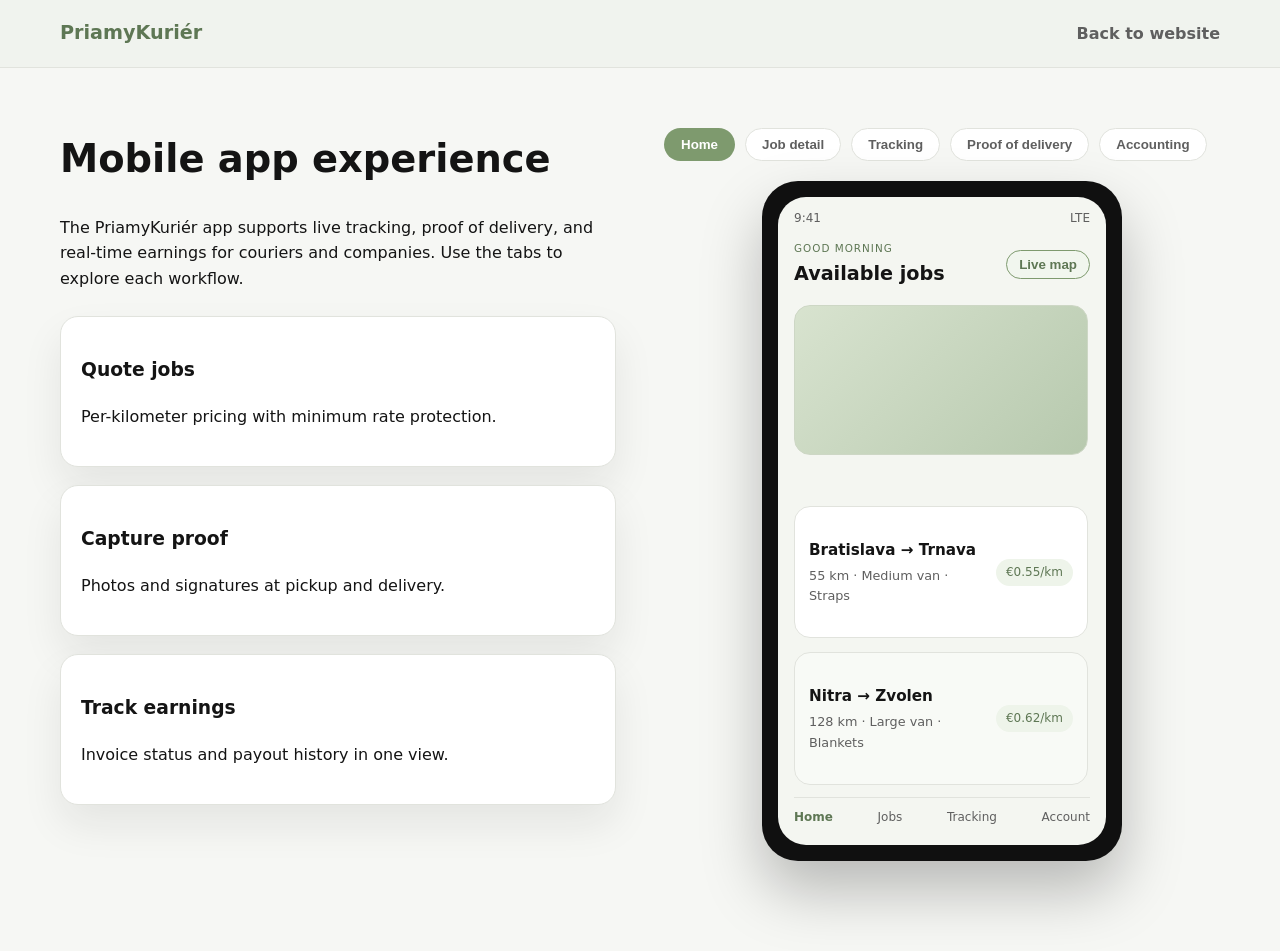
<file: app.html>
<!doctype html>
<html lang="en">
  <head>
    <meta charset="UTF-8" />
    <meta name="viewport" content="width=device-width, initial-scale=1" />
    <title>PriamyKuriér App Preview</title>
    <meta
      name="description"
      content="Interactive preview of the PriamyKuriér mobile app experience."
    />
    <link rel="stylesheet" href="app.css" />
    <script defer src="app.js"></script>
  </head>
  <body>
    <header class="app-header">
      <div class="container header-row">
        <div class="logo">PriamyKuriér</div>
        <a class="back-link" href="index.html">Back to website</a>
      </div>
    </header>

    <main class="app-main">
      <div class="container app-layout">
        <div class="app-info">
          <h1>Mobile app experience</h1>
          <p>
            The PriamyKuriér app supports live tracking, proof of delivery, and
            real-time earnings for couriers and companies. Use the tabs to explore
            each workflow.
          </p>
          <div class="info-grid">
            <div class="info-card">
              <h3>Quote jobs</h3>
              <p>Per-kilometer pricing with minimum rate protection.</p>
            </div>
            <div class="info-card">
              <h3>Capture proof</h3>
              <p>Photos and signatures at pickup and delivery.</p>
            </div>
            <div class="info-card">
              <h3>Track earnings</h3>
              <p>Invoice status and payout history in one view.</p>
            </div>
          </div>
        </div>

        <div class="app-demo">
          <div class="app-tabs" role="tablist" aria-label="App screens">
            <button class="app-tab active" data-screen-target="home" role="tab">
              Home
            </button>
            <button class="app-tab" data-screen-target="job" role="tab">
              Job detail
            </button>
            <button class="app-tab" data-screen-target="tracking" role="tab">
              Tracking
            </button>
            <button class="app-tab" data-screen-target="pod" role="tab">
              Proof of delivery
            </button>
            <button class="app-tab" data-screen-target="accounting" role="tab">
              Accounting
            </button>
          </div>

          <div class="phone">
            <section class="app-screen active" data-screen="home">
              <div class="status-bar">
                <span>9:41</span>
                <span>LTE</span>
              </div>
              <div class="screen-header">
                <div>
                  <p class="screen-eyebrow">Good morning</p>
                  <h2>Available jobs</h2>
                </div>
                <button class="pill-button" type="button">Live map</button>
              </div>
              <div class="screen-content">
                <div class="mini-map"></div>
                <div class="job-card">
                  <div>
                    <h3>Bratislava → Trnava</h3>
                    <p>55 km · Medium van · Straps</p>
                  </div>
                  <span class="tag">€0.55/km</span>
                </div>
                <div class="job-card secondary">
                  <div>
                    <h3>Nitra → Zvolen</h3>
                    <p>128 km · Large van · Blankets</p>
                  </div>
                  <span class="tag">€0.62/km</span>
                </div>
              </div>
              <div class="bottom-nav">
                <span class="active">Home</span>
                <span>Jobs</span>
                <span>Tracking</span>
                <span>Account</span>
              </div>
            </section>

            <section class="app-screen" data-screen="job">
              <div class="status-bar">
                <span>9:41</span>
                <span>LTE</span>
              </div>
              <div class="screen-header">
                <div>
                  <p class="screen-eyebrow">Job detail</p>
                  <h2>Retail pallets</h2>
                </div>
                <span class="tag">55 km</span>
              </div>
              <div class="screen-content">
                <div class="detail-row">
                  <span>Vehicle size</span>
                  <strong>Medium van</strong>
                </div>
                <div class="detail-row">
                  <span>Load</span>
                  <strong>240 x 120 x 160 cm · 420 kg</strong>
                </div>
                <div class="detail-row">
                  <span>Equipment</span>
                  <strong>Straps, blankets</strong>
                </div>
                <div class="quote-box">
                  <label>
                    Quote (€/km)
                    <input type="number" value="0.55" min="0.35" step="0.01" />
                  </label>
                  <p class="quote-note">Minimum €0.35/km enforced.</p>
                  <button class="primary-button" type="button">Submit quote</button>
                </div>
              </div>
              <div class="bottom-nav">
                <span>Home</span>
                <span class="active">Jobs</span>
                <span>Tracking</span>
                <span>Account</span>
              </div>
            </section>

            <section class="app-screen" data-screen="tracking">
              <div class="status-bar">
                <span>9:41</span>
                <span>LTE</span>
              </div>
              <div class="screen-header">
                <div>
                  <p class="screen-eyebrow">Live tracking</p>
                  <h2>Bratislava → Trnava</h2>
                </div>
                <span class="tag">On route</span>
              </div>
              <div class="screen-content">
                <div class="route-map"></div>
                <div class="timeline">
                  <div class="timeline-item">
                    <span class="dot"></span>
                    <div>
                      <strong>Collected</strong>
                      <p>09:05 · Eurovea, Bratislava</p>
                    </div>
                  </div>
                  <div class="timeline-item">
                    <span class="dot"></span>
                    <div>
                      <strong>In transit</strong>
                      <p>ETA 10:20 · 24 km remaining</p>
                    </div>
                  </div>
                </div>
                <button class="secondary-button" type="button">
                  Share tracking link
                </button>
              </div>
              <div class="bottom-nav">
                <span>Home</span>
                <span>Jobs</span>
                <span class="active">Tracking</span>
                <span>Account</span>
              </div>
            </section>

            <section class="app-screen" data-screen="pod">
              <div class="status-bar">
                <span>9:41</span>
                <span>LTE</span>
              </div>
              <div class="screen-header">
                <div>
                  <p class="screen-eyebrow">Proof of delivery</p>
                  <h2>Capture evidence</h2>
                </div>
                <span class="tag">Required</span>
              </div>
              <div class="screen-content">
                <div class="photo-grid">
                  <div class="photo-box">Pickup photos</div>
                  <div class="photo-box">Load photos</div>
                  <div class="photo-box">Delivery photos</div>
                </div>
                <div class="signature-box">
                  <p>Collector signature</p>
                  <div class="signature-pad"></div>
                </div>
                <div class="signature-box">
                  <p>Receiver signature</p>
                  <div class="signature-pad"></div>
                </div>
                <button class="primary-button" type="button">Submit proof</button>
              </div>
              <div class="bottom-nav">
                <span>Home</span>
                <span>Jobs</span>
                <span class="active">Tracking</span>
                <span>Account</span>
              </div>
            </section>

            <section class="app-screen" data-screen="accounting">
              <div class="status-bar">
                <span>9:41</span>
                <span>LTE</span>
              </div>
              <div class="screen-header">
                <div>
                  <p class="screen-eyebrow">Accounting</p>
                  <h2>Earnings summary</h2>
                </div>
                <span class="tag">This month</span>
              </div>
              <div class="screen-content">
                <div class="stat-grid">
                  <div>
                    <p>Total earned</p>
                    <strong>€2,460.40</strong>
                  </div>
                  <div>
                    <p>Outstanding</p>
                    <strong>€640.10</strong>
                  </div>
                  <div>
                    <p>Paid</p>
                    <strong>€1,820.30</strong>
                  </div>
                </div>
                <div class="invoice-list">
                  <div class="invoice-row">
                    <div>
                      <strong>INV-24031</strong>
                      <p>Due in 15 days</p>
                    </div>
                    <span class="tag">€220.50</span>
                  </div>
                  <div class="invoice-row">
                    <div>
                      <strong>INV-24030</strong>
                      <p>Paid</p>
                    </div>
                    <span class="tag">€410.00</span>
                  </div>
                </div>
                <button class="secondary-button" type="button">
                  Link bank account
                </button>
              </div>
              <div class="bottom-nav">
                <span>Home</span>
                <span>Jobs</span>
                <span>Tracking</span>
                <span class="active">Account</span>
              </div>
            </section>
          </div>
        </div>
      </div>
    </main>
  </body>
</html>
</file>
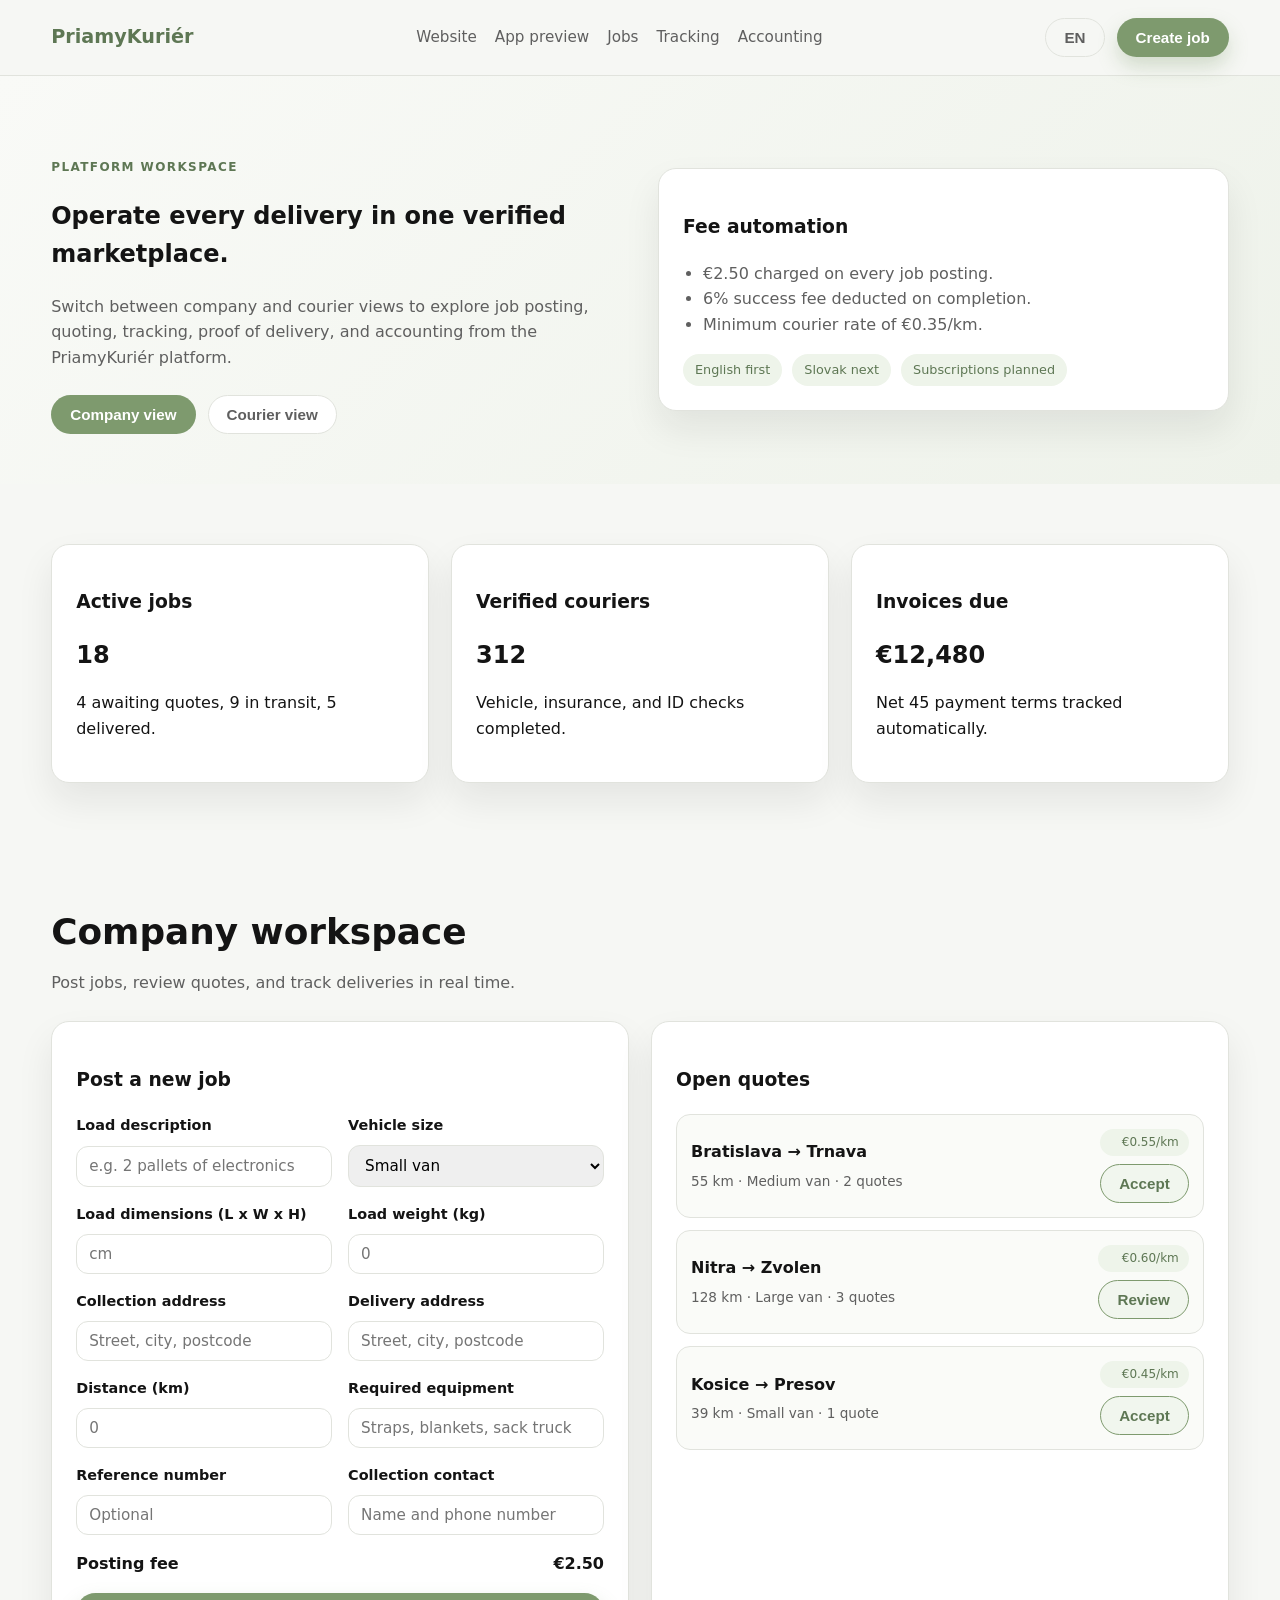
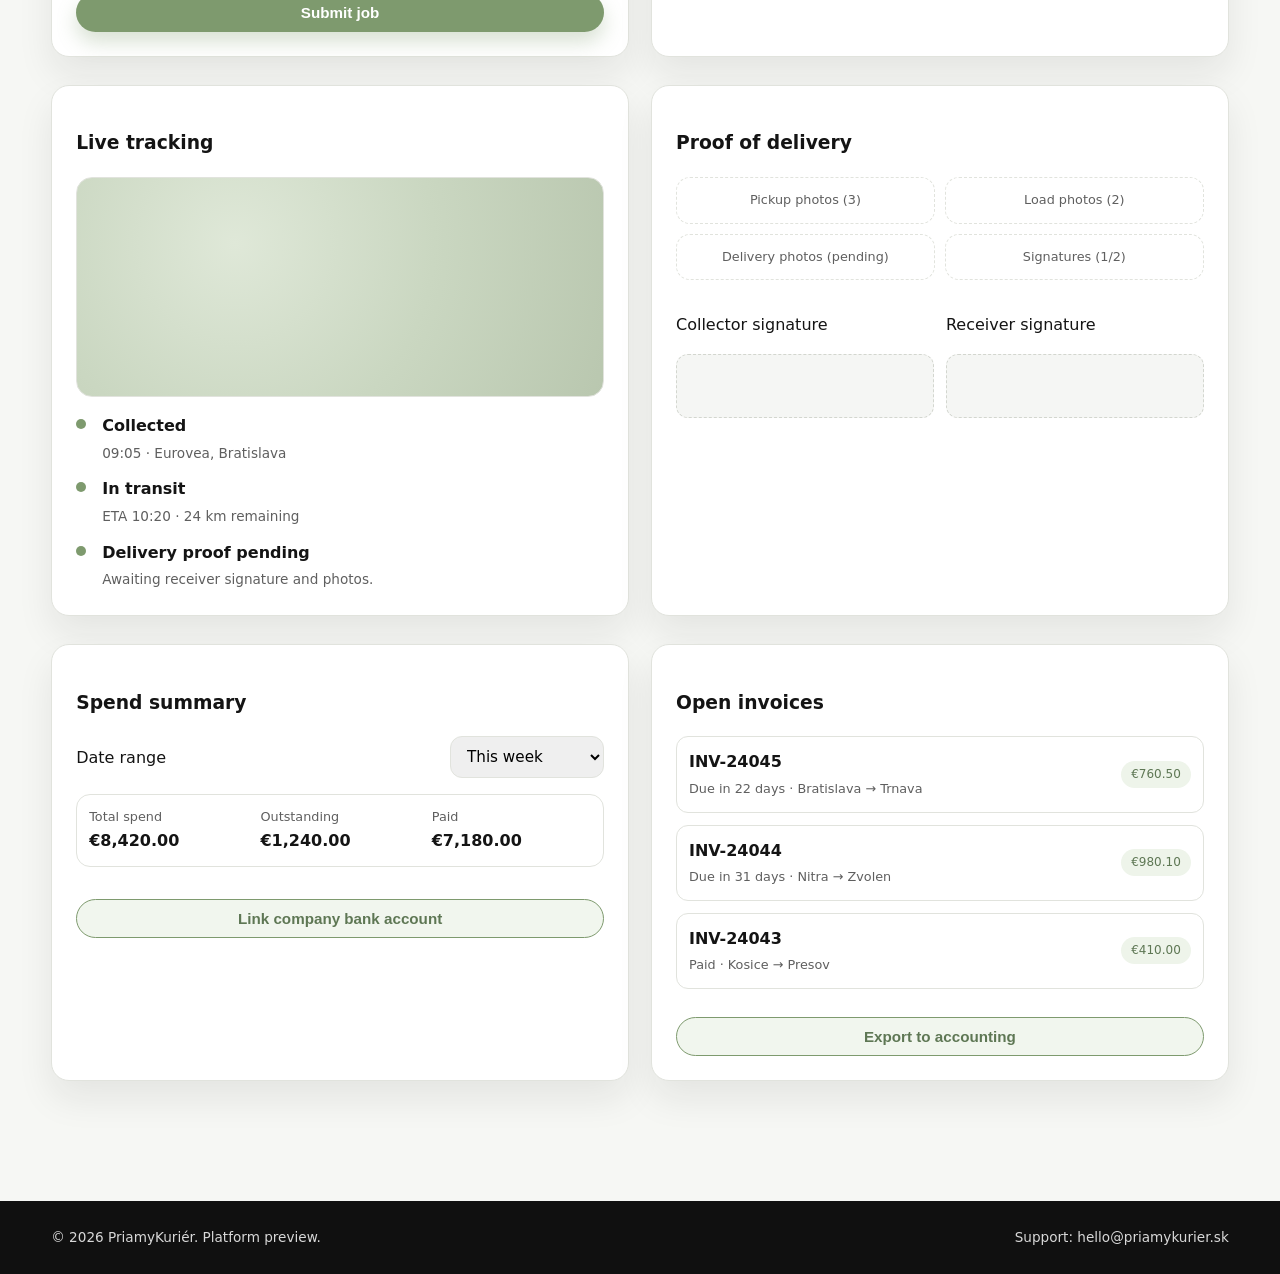
<file: platform.html>
<!doctype html>
<html lang="en">
  <head>
    <meta charset="UTF-8" />
    <meta name="viewport" content="width=device-width, initial-scale=1" />
    <title>PriamyKuriér Platform Workspace</title>
    <meta
      name="description"
      content="Front-facing platform demo for companies and couriers using PriamyKuriér."
    />
    <link rel="stylesheet" href="platform.css" />
    <script defer src="platform.js"></script>
  </head>
  <body>
    <header class="platform-header">
      <div class="container header-row">
        <div class="logo">PriamyKuriér</div>
        <nav class="nav-links">
          <a href="index.html">Website</a>
          <a href="app.html">App preview</a>
          <a href="#job-board">Jobs</a>
          <a href="#tracking">Tracking</a>
          <a href="#accounting">Accounting</a>
        </nav>
        <div class="header-actions">
          <button class="ghost" type="button">EN</button>
          <button class="primary" type="button">Create job</button>
        </div>
      </div>
    </header>

    <main class="platform-main">
      <section class="intro">
        <div class="container intro-grid">
          <div>
            <p class="eyebrow">Platform workspace</p>
            <h1>Operate every delivery in one verified marketplace.</h1>
            <p class="lead">
              Switch between company and courier views to explore job posting,
              quoting, tracking, proof of delivery, and accounting from the
              PriamyKuriér platform.
            </p>
            <div class="role-toggle" role="tablist" aria-label="Platform views">
              <button class="role-button active" data-role="company" role="tab">
                Company view
              </button>
              <button class="role-button" data-role="courier" role="tab">
                Courier view
              </button>
            </div>
          </div>
          <div class="intro-card">
            <h3>Fee automation</h3>
            <ul>
              <li>€2.50 charged on every job posting.</li>
              <li>6% success fee deducted on completion.</li>
              <li>Minimum courier rate of €0.35/km.</li>
            </ul>
            <div class="pill-row">
              <span class="pill">English first</span>
              <span class="pill">Slovak next</span>
              <span class="pill">Subscriptions planned</span>
            </div>
          </div>
        </div>
      </section>

      <section class="section">
        <div class="container stats-grid">
          <div class="stat-card">
            <h3>Active jobs</h3>
            <strong>18</strong>
            <p>4 awaiting quotes, 9 in transit, 5 delivered.</p>
          </div>
          <div class="stat-card">
            <h3>Verified couriers</h3>
            <strong>312</strong>
            <p>Vehicle, insurance, and ID checks completed.</p>
          </div>
          <div class="stat-card">
            <h3>Invoices due</h3>
            <strong>€12,480</strong>
            <p>Net 45 payment terms tracked automatically.</p>
          </div>
        </div>
      </section>

      <section class="section role-view active" data-view="company">
        <div class="container">
          <div class="section-title">
            <h2>Company workspace</h2>
            <p>Post jobs, review quotes, and track deliveries in real time.</p>
          </div>
          <div class="grid-2">
            <div class="card">
              <h3>Post a new job</h3>
              <form class="form-grid" aria-label="Post a new job">
                <label>
                  Load description
                  <input type="text" placeholder="e.g. 2 pallets of electronics" />
                </label>
                <label>
                  Vehicle size
                  <select>
                    <option>Small van</option>
                    <option>Medium van</option>
                    <option>Large van</option>
                    <option>Luton / box van</option>
                  </select>
                </label>
                <label>
                  Load dimensions (L x W x H)
                  <input type="text" placeholder="cm" />
                </label>
                <label>
                  Load weight (kg)
                  <input type="number" placeholder="0" />
                </label>
                <label>
                  Collection address
                  <input type="text" placeholder="Street, city, postcode" />
                </label>
                <label>
                  Delivery address
                  <input type="text" placeholder="Street, city, postcode" />
                </label>
                <label>
                  Distance (km)
                  <input type="number" placeholder="0" />
                </label>
                <label>
                  Required equipment
                  <input type="text" placeholder="Straps, blankets, sack truck" />
                </label>
                <label>
                  Reference number
                  <input type="text" placeholder="Optional" />
                </label>
                <label>
                  Collection contact
                  <input type="text" placeholder="Name and phone number" />
                </label>
              </form>
              <div class="fee-row">
                <span>Posting fee</span>
                <strong>€2.50</strong>
              </div>
              <button class="primary full-width" type="button">Submit job</button>
            </div>

            <div class="card" id="job-board">
              <h3>Open quotes</h3>
              <div class="job-quote">
                <div>
                  <h4>Bratislava → Trnava</h4>
                  <p>55 km · Medium van · 2 quotes</p>
                </div>
                <div class="quote-actions">
                  <span class="tag">€0.55/km</span>
                  <button class="secondary" type="button">Accept</button>
                </div>
              </div>
              <div class="job-quote">
                <div>
                  <h4>Nitra → Zvolen</h4>
                  <p>128 km · Large van · 3 quotes</p>
                </div>
                <div class="quote-actions">
                  <span class="tag">€0.60/km</span>
                  <button class="secondary" type="button">Review</button>
                </div>
              </div>
              <div class="job-quote">
                <div>
                  <h4>Kosice → Presov</h4>
                  <p>39 km · Small van · 1 quote</p>
                </div>
                <div class="quote-actions">
                  <span class="tag">€0.45/km</span>
                  <button class="secondary" type="button">Accept</button>
                </div>
              </div>
            </div>
          </div>

          <div class="grid-2 section-spacer" id="tracking">
            <div class="card">
              <h3>Live tracking</h3>
              <div class="map"></div>
              <div class="timeline">
                <div class="timeline-item">
                  <span class="dot"></span>
                  <div>
                    <strong>Collected</strong>
                    <p>09:05 · Eurovea, Bratislava</p>
                  </div>
                </div>
                <div class="timeline-item">
                  <span class="dot"></span>
                  <div>
                    <strong>In transit</strong>
                    <p>ETA 10:20 · 24 km remaining</p>
                  </div>
                </div>
                <div class="timeline-item">
                  <span class="dot"></span>
                  <div>
                    <strong>Delivery proof pending</strong>
                    <p>Awaiting receiver signature and photos.</p>
                  </div>
                </div>
              </div>
            </div>
            <div class="card">
              <h3>Proof of delivery</h3>
              <div class="photo-grid">
                <div class="photo-box">Pickup photos (3)</div>
                <div class="photo-box">Load photos (2)</div>
                <div class="photo-box">Delivery photos (pending)</div>
                <div class="photo-box">Signatures (1/2)</div>
              </div>
              <div class="signature-row">
                <div>
                  <p>Collector signature</p>
                  <div class="signature-pad"></div>
                </div>
                <div>
                  <p>Receiver signature</p>
                  <div class="signature-pad"></div>
                </div>
              </div>
            </div>
          </div>

          <div class="grid-2 section-spacer" id="accounting">
            <div class="card">
              <h3>Spend summary</h3>
              <div class="range-row">
                <span>Date range</span>
                <select>
                  <option>This week</option>
                  <option>This month</option>
                  <option>This year</option>
                  <option>Custom range</option>
                </select>
              </div>
              <div class="stat-grid">
                <div>
                  <p>Total spend</p>
                  <strong>€8,420.00</strong>
                </div>
                <div>
                  <p>Outstanding</p>
                  <strong>€1,240.00</strong>
                </div>
                <div>
                  <p>Paid</p>
                  <strong>€7,180.00</strong>
                </div>
              </div>
              <button class="secondary full-width" type="button">
                Link company bank account
              </button>
            </div>
            <div class="card">
              <h3>Open invoices</h3>
              <div class="invoice-row">
                <div>
                  <strong>INV-24045</strong>
                  <p>Due in 22 days · Bratislava → Trnava</p>
                </div>
                <span class="tag">€760.50</span>
              </div>
              <div class="invoice-row">
                <div>
                  <strong>INV-24044</strong>
                  <p>Due in 31 days · Nitra → Zvolen</p>
                </div>
                <span class="tag">€980.10</span>
              </div>
              <div class="invoice-row">
                <div>
                  <strong>INV-24043</strong>
                  <p>Paid · Kosice → Presov</p>
                </div>
                <span class="tag">€410.00</span>
              </div>
              <button class="secondary full-width" type="button">
                Export to accounting
              </button>
            </div>
          </div>
        </div>
      </section>

      <section class="section role-view" data-view="courier">
        <div class="container">
          <div class="section-title">
            <h2>Courier workspace</h2>
            <p>Verify compliance, quote jobs, and capture delivery proof.</p>
          </div>

          <div class="grid-2">
            <div class="card" id="compliance">
              <h3>Compliance verification</h3>
              <ul class="status-list">
                <li>
                  <span>Vehicle ownership</span>
                  <span class="status ok">Verified</span>
                </li>
                <li>
                  <span>Goods in transit insurance</span>
                  <span class="status ok">Verified</span>
                </li>
                <li>
                  <span>Driving license</span>
                  <span class="status ok">Verified</span>
                </li>
                <li>
                  <span>Passport / ID card</span>
                  <span class="status pending">Upload required</span>
                </li>
                <li>
                  <span>Load capacity</span>
                  <span class="status ok">Verified</span>
                </li>
              </ul>
              <button class="secondary full-width" type="button">
                Upload compliance documents
              </button>
            </div>

            <div class="card">
              <h3>Quote builder</h3>
              <label>
                Distance (km)
                <input
                  id="courier-distance"
                  type="number"
                  min="0"
                  step="1"
                  value="120"
                />
              </label>
              <label>
                Rate (€/km)
                <input
                  id="courier-rate"
                  type="number"
                  min="0.35"
                  step="0.01"
                  value="0.55"
                />
              </label>
              <p id="courier-rate-note" class="note">
                Minimum €0.35/km enforced.
              </p>
              <div class="calc-results">
                <div>
                  <span>Job value</span>
                  <strong id="courier-job-value">€0.00</strong>
                </div>
                <div>
                  <span>Platform success fee (6%)</span>
                  <strong id="courier-success-fee">€0.00</strong>
                </div>
                <div>
                  <span>Your payout</span>
                  <strong id="courier-payout">€0.00</strong>
                </div>
              </div>
              <button class="primary full-width" type="button">
                Submit quote
              </button>
            </div>
          </div>

          <div class="grid-2 section-spacer">
            <div class="card">
              <h3>Active delivery</h3>
              <div class="job-quote">
                <div>
                  <h4>Bratislava → Trnava</h4>
                  <p>55 km · Medium van · Collection 08:30</p>
                </div>
                <span class="tag">Live</span>
              </div>
              <div class="photo-grid">
                <div class="photo-box">Pickup location</div>
                <div class="photo-box">Goods loaded</div>
                <div class="photo-box">Delivery location</div>
                <div class="photo-box">Goods delivered</div>
              </div>
              <div class="signature-row">
                <div>
                  <p>Sender signature</p>
                  <div class="signature-pad"></div>
                </div>
                <div>
                  <p>Receiver signature</p>
                  <div class="signature-pad"></div>
                </div>
              </div>
              <button class="primary full-width" type="button">
                Complete delivery
              </button>
            </div>

            <div class="card">
              <h3>Earnings and invoices</h3>
              <div class="stat-grid">
                <div>
                  <p>Today</p>
                  <strong>€210.00</strong>
                </div>
                <div>
                  <p>This week</p>
                  <strong>€1,140.00</strong>
                </div>
                <div>
                  <p>This month</p>
                  <strong>€3,980.00</strong>
                </div>
              </div>
              <div class="invoice-row">
                <div>
                  <strong>INV-24031</strong>
                  <p>Due in 15 days</p>
                </div>
                <span class="tag">€220.50</span>
              </div>
              <div class="invoice-row">
                <div>
                  <strong>INV-24030</strong>
                  <p>Paid</p>
                </div>
                <span class="tag">€410.00</span>
              </div>
              <button class="secondary full-width" type="button">
                Link bank account
              </button>
            </div>
          </div>
        </div>
      </section>
    </main>

    <footer class="platform-footer">
      <div class="container footer-row">
        <span>© 2026 PriamyKuriér. Platform preview.</span>
        <span>Support: hello@priamykurier.sk</span>
      </div>
    </footer>
  </body>
</html>
</file>
<file: styles.css>
:root {
  --sage: #7e9a6e;
  --sage-dark: #5e7754;
  --ink: #141414;
  --muted: #5f5f5f;
  --bg: #f6f7f4;
  --card: #ffffff;
  --border: #e2e4df;
  --shadow: 0 20px 40px rgba(20, 20, 20, 0.08);
  --radius: 18px;
}

* {
  box-sizing: border-box;
}

body {
  margin: 0;
  font-family: "Inter", "Segoe UI", system-ui, -apple-system, sans-serif;
  color: var(--ink);
  background: var(--bg);
  line-height: 1.6;
}

a {
  color: inherit;
  text-decoration: none;
}

img {
  max-width: 100%;
  display: block;
}

.container {
  width: min(1160px, 92vw);
  margin: 0 auto;
}

.site-header {
  position: sticky;
  top: 0;
  z-index: 10;
  background: rgba(246, 247, 244, 0.92);
  backdrop-filter: blur(12px);
  border-bottom: 1px solid var(--border);
}

.nav {
  display: flex;
  align-items: center;
  justify-content: space-between;
  gap: 24px;
  padding: 18px 0;
}

.logo {
  font-weight: 700;
  font-size: 1.2rem;
  letter-spacing: 0.3px;
  color: var(--sage-dark);
}

.nav-links {
  display: flex;
  gap: 20px;
  font-size: 0.95rem;
  color: var(--muted);
}

.nav-links a:hover {
  color: var(--ink);
}

.nav-actions {
  display: flex;
  gap: 12px;
  align-items: center;
}

.primary,
.secondary,
.ghost {
  border-radius: 999px;
  padding: 10px 18px;
  font-weight: 600;
  font-size: 0.95rem;
  border: 1px solid transparent;
  cursor: pointer;
  display: inline-flex;
  align-items: center;
  justify-content: center;
  gap: 8px;
}

.primary {
  background: var(--sage);
  color: #fff;
  box-shadow: 0 10px 20px rgba(126, 154, 110, 0.25);
}

.primary:hover {
  background: var(--sage-dark);
}

.secondary {
  border-color: var(--sage);
  color: var(--sage-dark);
  background: #f3f7f0;
}

.ghost {
  background: transparent;
  border-color: var(--border);
  color: var(--muted);
}

.hero {
  padding: 90px 0 70px;
  background: linear-gradient(135deg, #f9faf7 0%, #eef2ea 100%);
}

.hero-grid {
  display: grid;
  gap: 40px;
  grid-template-columns: repeat(auto-fit, minmax(280px, 1fr));
  align-items: center;
}

.hero-copy h1 {
  font-size: clamp(2.3rem, 3.5vw, 3.6rem);
  margin: 10px 0 18px;
}

.lead {
  font-size: 1.1rem;
  color: var(--muted);
  max-width: 560px;
}

.eyebrow {
  text-transform: uppercase;
  font-weight: 600;
  letter-spacing: 1.4px;
  font-size: 0.75rem;
  color: var(--sage-dark);
}

.cta-row {
  display: flex;
  flex-wrap: wrap;
  gap: 16px;
  margin: 28px 0 20px;
}

.hero-notes {
  display: flex;
  flex-wrap: wrap;
  gap: 12px;
}

.note {
  background: #fff;
  border: 1px solid var(--border);
  border-radius: 999px;
  padding: 6px 14px;
  font-size: 0.85rem;
  color: var(--muted);
}

.warning {
  background: #fff5ec;
  border-color: #f3d6b8;
  color: #8a5a2b;
  display: none;
}

.hero-card,
.card,
.stat-card,
.flow-card,
.form-card {
  background: var(--card);
  border-radius: var(--radius);
  padding: 26px;
  border: 1px solid var(--border);
  box-shadow: var(--shadow);
}

.hero-card h3 {
  margin-top: 0;
}

.card-footer {
  margin-top: 18px;
  color: var(--muted);
  font-size: 0.9rem;
}

.section {
  padding: 70px 0;
}

.muted-section {
  background: #f0f3ee;
}

.section-title {
  margin-bottom: 32px;
}

.section-title h2 {
  margin: 0 0 12px;
  font-size: clamp(1.7rem, 2.8vw, 2.6rem);
}

.section-title p {
  margin: 0;
  color: var(--muted);
  max-width: 680px;
}

.stats-grid,
.grid-2,
.grid-3 {
  display: grid;
  gap: 22px;
}

.stats-grid {
  grid-template-columns: repeat(auto-fit, minmax(220px, 1fr));
}

.grid-2 {
  grid-template-columns: repeat(auto-fit, minmax(260px, 1fr));
}

.grid-3 {
  grid-template-columns: repeat(auto-fit, minmax(220px, 1fr));
}

.stacked-list,
.check-list,
.flow-card ol {
  margin: 0;
  padding: 0;
  list-style: none;
  display: grid;
  gap: 12px;
  color: var(--muted);
}

.stacked-list li,
.check-list li,
.flow-card ol li {
  padding-left: 18px;
  position: relative;
}

.stacked-list li::before,
.check-list li::before,
.flow-card ol li::before {
  content: ">";
  position: absolute;
  left: 0;
  color: var(--sage-dark);
  font-weight: 700;
}

.flow-card ol {
  counter-reset: steps;
}

.flow-card ol li {
  counter-increment: steps;
}

.flow-card ol li::before {
  content: counter(steps) ".";
  font-weight: 700;
}

.form-card {
  margin-top: 24px;
}

.form-grid {
  display: grid;
  grid-template-columns: repeat(auto-fit, minmax(220px, 1fr));
  gap: 18px;
}

label {
  display: grid;
  gap: 8px;
  font-weight: 600;
  font-size: 0.9rem;
}

input,
select {
  padding: 10px 12px;
  border-radius: 12px;
  border: 1px solid var(--border);
  font-size: 0.95rem;
  font-family: inherit;
}

.banner-card {
  margin-top: 24px;
  display: flex;
  flex-wrap: wrap;
  align-items: center;
  justify-content: space-between;
  gap: 18px;
}

.map-card {
  display: grid;
  grid-template-columns: repeat(auto-fit, minmax(260px, 1fr));
  gap: 24px;
  align-items: center;
}

.map {
  position: relative;
  height: 320px;
  border-radius: var(--radius);
  background: radial-gradient(circle at 30% 30%, #dfe8d8 0%, #cad7c1 45%, #b9c7af 100%);
  border: 1px solid var(--border);
}

.pin {
  position: absolute;
  background: var(--sage);
  color: #fff;
  padding: 6px 10px;
  border-radius: 999px;
  font-size: 0.75rem;
  box-shadow: 0 10px 18px rgba(0, 0, 0, 0.15);
}

.pin-a {
  top: 35%;
  left: 25%;
}

.pin-b {
  top: 48%;
  left: 40%;
}

.pin-c {
  top: 30%;
  right: 20%;
}

.pin-d {
  top: 62%;
  left: 55%;
}

.map-list {
  display: grid;
  gap: 16px;
}

.job-item {
  background: #fff;
  border-radius: 14px;
  padding: 16px;
  border: 1px solid var(--border);
}

.job-item h4 {
  margin: 0 0 6px;
}

.calculator label {
  margin-bottom: 12px;
}

.calc-results {
  display: grid;
  gap: 12px;
  margin-top: 14px;
}

.calc-results div {
  display: flex;
  justify-content: space-between;
  font-weight: 600;
}

.callout {
  margin-top: 16px;
  padding: 14px;
  border-radius: 14px;
  background: #edf3e8;
  color: var(--sage-dark);
  font-weight: 600;
}

.phone-preview {
  display: flex;
  justify-content: center;
}

.phone {
  width: 320px;
  height: 560px;
  border-radius: 34px;
  background: #101010;
  padding: 18px;
  box-shadow: 0 30px 60px rgba(0, 0, 0, 0.25);
}

.phone-header {
  text-align: center;
  color: #fff;
  font-size: 0.85rem;
  margin-bottom: 14px;
}

.phone-body {
  background: #f4f6f1;
  height: calc(100% - 32px);
  border-radius: 24px;
  padding: 16px;
}

.phone-card {
  background: #fff;
  border-radius: 18px;
  padding: 16px;
  box-shadow: 0 12px 25px rgba(0, 0, 0, 0.08);
  display: grid;
  gap: 12px;
}

.phone-map {
  height: 160px;
  border-radius: 16px;
  background: linear-gradient(135deg, #dbe6d3, #b8c9ae);
}

.phone-row {
  display: flex;
  align-items: center;
  justify-content: space-between;
  font-size: 0.85rem;
}

.pill {
  background: #eef4ea;
  color: var(--sage-dark);
  padding: 4px 10px;
  border-radius: 999px;
  font-size: 0.75rem;
}

.contact-card {
  background: var(--card);
  border-radius: var(--radius);
  padding: 32px;
  display: flex;
  flex-wrap: wrap;
  align-items: center;
  justify-content: space-between;
  gap: 20px;
  border: 1px solid var(--border);
  box-shadow: var(--shadow);
}

.site-footer {
  background: #101010;
  color: #e9e9e9;
  padding: 40px 0 24px;
}

.footer-grid {
  display: grid;
  grid-template-columns: repeat(auto-fit, minmax(180px, 1fr));
  gap: 24px;
}

.footer-grid ul {
  list-style: none;
  padding: 0;
  margin: 12px 0 0;
  display: grid;
  gap: 8px;
  color: #bdbdbd;
  font-size: 0.9rem;
}

.footer-bottom {
  margin-top: 24px;
  color: #8e8e8e;
  font-size: 0.85rem;
}

@media (max-width: 960px) {
  .nav-links {
    display: none;
  }

  .hero {
    padding-top: 70px;
  }
}

@media (max-width: 720px) {
  .nav {
    flex-wrap: wrap;
    justify-content: center;
  }

  .nav-actions {
    width: 100%;
    justify-content: center;
  }

  .hero-notes {
    flex-direction: column;
  }

  .contact-card {
    text-align: center;
  }
}
:root {
  --sage: #7e9a6e;
  --sage-dark: #5f7854;
  --sage-light: #e9efe6;
  --ink: #1c1c1c;
  --muted: #5f5f5f;
  --bg: #f6f7f4;
  --card: #ffffff;
  --border: #e2e6df;
  --shadow: 0 25px 55px rgba(0, 0, 0, 0.08);
  --radius: 20px;
}

* {
  box-sizing: border-box;
}

body {
  margin: 0;
  font-family: "Inter", "Segoe UI", "Helvetica Neue", Arial, sans-serif;
  background: var(--bg);
  color: var(--ink);
  line-height: 1.6;
}

a {
  color: inherit;
  text-decoration: none;
}

img {
  max-width: 100%;
}

button,
input,
select {
  font: inherit;
}

.container {
  width: min(1200px, 90%);
  margin: 0 auto;
}

.site-header {
  position: sticky;
  top: 0;
  z-index: 10;
  background: rgba(255, 255, 255, 0.92);
  border-bottom: 1px solid var(--border);
  backdrop-filter: blur(10px);
}

.nav {
  display: flex;
  align-items: center;
  justify-content: space-between;
  padding: 18px 0;
  gap: 24px;
}

.logo {
  font-weight: 700;
  font-size: 1.25rem;
  color: var(--sage-dark);
}

.nav-links {
  display: flex;
  gap: 18px;
  color: var(--muted);
  font-weight: 500;
}

.nav-actions {
  display: flex;
  align-items: center;
  gap: 12px;
}

.primary,
.secondary,
.ghost {
  border-radius: 999px;
  padding: 10px 18px;
  border: 1px solid transparent;
  cursor: pointer;
  font-weight: 600;
}

.primary {
  background: var(--sage);
  color: #fff;
  box-shadow: 0 12px 24px rgba(126, 154, 110, 0.3);
}

.secondary {
  background: #fff;
  border-color: var(--sage);
  color: var(--sage-dark);
}

.ghost {
  background: transparent;
  border-color: var(--border);
  color: var(--muted);
}

.hero {
  padding: 70px 0 50px;
  background: linear-gradient(120deg, #f7f8f4, #e9efe6);
}

.hero-grid {
  display: grid;
  grid-template-columns: repeat(2, minmax(0, 1fr));
  gap: 40px;
  align-items: center;
}

.eyebrow {
  text-transform: uppercase;
  letter-spacing: 0.08em;
  font-size: 0.78rem;
  color: var(--sage-dark);
  font-weight: 700;
}

.lead {
  font-size: 1.1rem;
  color: var(--muted);
}

.cta-row {
  display: flex;
  gap: 16px;
  margin: 24px 0;
  flex-wrap: wrap;
}

.hero-notes {
  display: flex;
  flex-wrap: wrap;
  gap: 12px;
}

.note {
  background: #fff;
  border: 1px solid var(--border);
  border-radius: 999px;
  padding: 6px 14px;
  font-size: 0.9rem;
  color: var(--muted);
}

.warning {
  display: none;
  border-color: #e3b368;
  color: #9b6f2c;
  background: #fff6e6;
}

.hero-card {
  background: #fff;
  border-radius: var(--radius);
  padding: 28px;
  box-shadow: var(--shadow);
  border: 1px solid var(--border);
}

.stacked-list {
  padding-left: 18px;
  margin: 18px 0;
  color: var(--muted);
}

.card-footer {
  padding-top: 12px;
  border-top: 1px solid var(--border);
  font-weight: 600;
  color: var(--sage-dark);
}

.section {
  padding: 70px 0;
}

.muted-section {
  background: #f0f2ee;
}

.section-title h2 {
  margin-bottom: 10px;
}

.section-title p {
  color: var(--muted);
  max-width: 720px;
}

.stats-grid,
.grid-2,
.grid-3 {
  display: grid;
  gap: 24px;
}

.stats-grid {
  grid-template-columns: repeat(3, minmax(0, 1fr));
}

.grid-2 {
  grid-template-columns: repeat(2, minmax(0, 1fr));
}

.grid-3 {
  grid-template-columns: repeat(3, minmax(0, 1fr));
}

.stat-card,
.card,
.flow-card,
.form-card {
  background: #fff;
  border-radius: var(--radius);
  border: 1px solid var(--border);
  padding: 24px;
  box-shadow: 0 20px 40px rgba(19, 19, 19, 0.06);
}

.flow-card ol {
  padding-left: 20px;
  color: var(--muted);
}

.check-list {
  list-style: none;
  padding-left: 0;
  margin: 0;
  display: grid;
  gap: 12px;
  color: var(--muted);
}

.check-list li {
  display: flex;
  gap: 10px;
  align-items: flex-start;
}

.check-list li::before {
  content: ">";
  font-weight: 700;
  color: var(--sage-dark);
  margin-top: 2px;
}

.form-card {
  margin-top: 24px;
}

.form-grid {
  display: grid;
  gap: 16px;
  grid-template-columns: repeat(2, minmax(0, 1fr));
}

.form-grid label {
  display: grid;
  gap: 6px;
  font-weight: 600;
  color: var(--muted);
  font-size: 0.95rem;
}

.form-grid input,
.form-grid select {
  padding: 10px 12px;
  border-radius: 12px;
  border: 1px solid var(--border);
  background: #fafafa;
}

.banner-card {
  margin-top: 24px;
  display: flex;
  justify-content: space-between;
  align-items: center;
  gap: 20px;
}

.map-card {
  display: grid;
  grid-template-columns: 1.2fr 0.8fr;
  gap: 24px;
  align-items: stretch;
}

.map {
  position: relative;
  border-radius: var(--radius);
  border: 1px solid var(--border);
  background: radial-gradient(circle at 30% 30%, #e8efe2 0, #f7f9f6 50%);
  min-height: 320px;
  overflow: hidden;
}

.pin {
  position: absolute;
  background: var(--sage);
  color: #fff;
  font-size: 0.7rem;
  padding: 6px 8px;
  border-radius: 999px;
  box-shadow: 0 12px 22px rgba(0, 0, 0, 0.15);
}

.pin-a {
  top: 30%;
  left: 20%;
}

.pin-b {
  top: 48%;
  left: 35%;
}

.pin-c {
  top: 55%;
  left: 68%;
}

.pin-d {
  top: 62%;
  left: 46%;
}

.map-list {
  display: grid;
  gap: 16px;
}

.job-item {
  background: #fff;
  border-radius: 16px;
  border: 1px solid var(--border);
  padding: 16px;
}

.calculator label {
  display: grid;
  gap: 8px;
  margin-bottom: 14px;
  color: var(--muted);
  font-weight: 600;
}

.calculator input {
  padding: 10px 12px;
  border-radius: 12px;
  border: 1px solid var(--border);
}

.calc-results {
  display: grid;
  gap: 10px;
  padding-top: 8px;
}

.calc-results div {
  display: flex;
  justify-content: space-between;
  font-weight: 600;
}

.callout {
  margin-top: 16px;
  padding: 12px;
  border-radius: 14px;
  background: var(--sage-light);
  color: var(--sage-dark);
  font-weight: 600;
}

.phone-preview {
  display: flex;
  align-items: center;
  justify-content: center;
}

.phone {
  width: 300px;
  height: 560px;
  border-radius: 30px;
  background: #101010;
  padding: 16px;
  color: #fff;
  box-shadow: var(--shadow);
}

.phone-header {
  text-align: center;
  font-weight: 600;
  margin-bottom: 12px;
}

.phone-body {
  background: #1c1c1c;
  border-radius: 20px;
  padding: 16px;
  height: calc(100% - 32px);
  display: flex;
  flex-direction: column;
  gap: 14px;
}

.phone-card {
  background: #fff;
  color: var(--ink);
  border-radius: 16px;
  padding: 16px;
  display: grid;
  gap: 12px;
}

.phone-map {
  height: 120px;
  border-radius: 12px;
  background: linear-gradient(135deg, #e3eadc, #f6f7f3);
}

.phone-row {
  display: flex;
  justify-content: space-between;
  align-items: center;
  font-size: 0.9rem;
}

.pill {
  padding: 4px 10px;
  border-radius: 999px;
  background: var(--sage-light);
  color: var(--sage-dark);
  font-size: 0.75rem;
  font-weight: 700;
}

.contact-card {
  display: flex;
  align-items: center;
  justify-content: space-between;
  gap: 20px;
  padding: 32px;
  border-radius: var(--radius);
  background: #fff;
  border: 1px solid var(--border);
  box-shadow: var(--shadow);
}

.site-footer {
  background: #111;
  color: #f1f1f1;
  padding: 40px 0 30px;
}

.footer-grid {
  display: grid;
  gap: 24px;
  grid-template-columns: repeat(4, minmax(0, 1fr));
}

.footer-grid ul {
  list-style: none;
  padding-left: 0;
  margin: 12px 0 0;
  color: #c6c6c6;
  display: grid;
  gap: 8px;
}

.footer-bottom {
  margin-top: 24px;
  padding-top: 16px;
  border-top: 1px solid rgba(255, 255, 255, 0.1);
  color: #b4b4b4;
  font-size: 0.9rem;
}

@media (max-width: 980px) {
  .hero-grid,
  .grid-2,
  .grid-3,
  .stats-grid,
  .map-card,
  .footer-grid {
    grid-template-columns: 1fr;
  }

  .nav-links {
    display: none;
  }

  .form-grid {
    grid-template-columns: 1fr;
  }

  .contact-card {
    flex-direction: column;
    align-items: flex-start;
  }
}

@media (max-width: 600px) {
  .nav {
    flex-wrap: wrap;
  }

  .phone {
    width: 100%;
    height: 520px;
  }
}
</file>
<file: app.css>
:root {
  --sage: #7e9a6e;
  --sage-dark: #5e7754;
  --ink: #141414;
  --muted: #5f5f5f;
  --bg: #f6f7f4;
  --card: #ffffff;
  --border: #e1e3dd;
  --shadow: 0 20px 40px rgba(20, 20, 20, 0.08);
  --radius: 18px;
}

* {
  box-sizing: border-box;
}

body {
  margin: 0;
  font-family: "Inter", "Segoe UI", system-ui, -apple-system, sans-serif;
  color: var(--ink);
  background: var(--bg);
  line-height: 1.6;
}

a {
  color: inherit;
  text-decoration: none;
}

.container {
  width: min(1160px, 92vw);
  margin: 0 auto;
}

.app-header {
  background: #f0f3ee;
  border-bottom: 1px solid var(--border);
}

.header-row {
  display: flex;
  align-items: center;
  justify-content: space-between;
  padding: 18px 0;
}

.logo {
  font-weight: 700;
  font-size: 1.2rem;
  color: var(--sage-dark);
}

.back-link {
  color: var(--muted);
  font-weight: 600;
}

.app-main {
  padding: 60px 0 90px;
}

.app-layout {
  display: grid;
  grid-template-columns: repeat(auto-fit, minmax(280px, 1fr));
  gap: 48px;
  align-items: start;
}

.app-info h1 {
  font-size: clamp(2.1rem, 3vw, 3rem);
  margin-top: 0;
}

.info-grid {
  display: grid;
  gap: 18px;
  margin-top: 24px;
}

.info-card {
  background: var(--card);
  border-radius: var(--radius);
  padding: 20px;
  border: 1px solid var(--border);
  box-shadow: var(--shadow);
}

.app-demo {
  display: grid;
  gap: 20px;
}

.app-tabs {
  display: flex;
  flex-wrap: wrap;
  gap: 10px;
}

.app-tab {
  border-radius: 999px;
  padding: 8px 16px;
  border: 1px solid var(--border);
  background: #fff;
  font-weight: 600;
  cursor: pointer;
  color: var(--muted);
}

.app-tab.active {
  background: var(--sage);
  color: #fff;
  border-color: transparent;
}

.phone {
  width: 360px;
  height: 680px;
  border-radius: 36px;
  background: #101010;
  padding: 16px;
  box-shadow: 0 30px 60px rgba(0, 0, 0, 0.25);
  margin: 0 auto;
}

.app-screen {
  background: #f4f6f1;
  border-radius: 28px;
  height: 100%;
  padding: 12px 16px 18px;
  display: none;
  flex-direction: column;
}

.app-screen.active {
  display: flex;
}

.status-bar {
  display: flex;
  justify-content: space-between;
  font-size: 0.75rem;
  color: var(--muted);
  margin-bottom: 12px;
}

.screen-header {
  display: flex;
  align-items: center;
  justify-content: space-between;
  gap: 12px;
}

.screen-eyebrow {
  text-transform: uppercase;
  font-size: 0.65rem;
  letter-spacing: 1px;
  color: var(--sage-dark);
  margin: 0;
}

.screen-header h2 {
  margin: 2px 0 0;
  font-size: 1.2rem;
}

.screen-content {
  margin-top: 16px;
  display: grid;
  gap: 14px;
  flex: 1;
  overflow: auto;
  padding-right: 2px;
}

.pill-button {
  border-radius: 999px;
  padding: 6px 12px;
  border: 1px solid var(--sage);
  background: #f1f6ee;
  color: var(--sage-dark);
  font-weight: 600;
}

.mini-map,
.route-map {
  border-radius: 16px;
  height: 150px;
  background: linear-gradient(135deg, #d8e3cf, #b7c9ae);
  border: 1px solid #cdd7c5;
}

.route-map {
  height: 180px;
}

.job-card {
  background: #fff;
  border-radius: 16px;
  padding: 12px 14px;
  display: flex;
  justify-content: space-between;
  align-items: center;
  gap: 8px;
  border: 1px solid var(--border);
}

.job-card.secondary {
  background: #f8faf6;
}

.job-card h3 {
  margin: 0 0 4px;
  font-size: 0.95rem;
}

.job-card p {
  margin: 0;
  font-size: 0.8rem;
  color: var(--muted);
}

.tag {
  background: #eef4ea;
  color: var(--sage-dark);
  padding: 4px 10px;
  border-radius: 999px;
  font-size: 0.75rem;
  white-space: nowrap;
}

.bottom-nav {
  display: flex;
  justify-content: space-between;
  font-size: 0.75rem;
  color: var(--muted);
  margin-top: 12px;
  padding-top: 10px;
  border-top: 1px solid #e1e3dd;
}

.bottom-nav .active {
  color: var(--sage-dark);
  font-weight: 700;
}

.detail-row {
  display: flex;
  justify-content: space-between;
  font-size: 0.85rem;
}

.quote-box {
  background: #fff;
  border-radius: 16px;
  padding: 14px;
  border: 1px solid var(--border);
  display: grid;
  gap: 12px;
}

.quote-box label {
  display: grid;
  gap: 6px;
  font-size: 0.8rem;
  font-weight: 600;
}

.quote-box input {
  padding: 8px 10px;
  border-radius: 10px;
  border: 1px solid var(--border);
  font-size: 0.9rem;
}

.quote-note {
  margin: 0;
  font-size: 0.75rem;
  color: var(--muted);
}

.primary-button,
.secondary-button {
  border-radius: 999px;
  padding: 10px 16px;
  border: none;
  font-weight: 600;
  cursor: pointer;
}

.primary-button {
  background: var(--sage);
  color: #fff;
}

.secondary-button {
  background: #f1f6ee;
  color: var(--sage-dark);
  border: 1px solid var(--sage);
}

.timeline {
  display: grid;
  gap: 12px;
}

.timeline-item {
  display: grid;
  grid-template-columns: 16px 1fr;
  gap: 10px;
  align-items: start;
}

.timeline-item .dot {
  width: 10px;
  height: 10px;
  border-radius: 50%;
  background: var(--sage);
  margin-top: 6px;
}

.timeline-item p {
  margin: 4px 0 0;
  font-size: 0.8rem;
  color: var(--muted);
}

.photo-grid {
  display: grid;
  grid-template-columns: repeat(2, 1fr);
  gap: 10px;
}

.photo-box {
  background: #fff;
  border: 1px dashed var(--border);
  border-radius: 14px;
  padding: 12px;
  text-align: center;
  font-size: 0.75rem;
  color: var(--muted);
}

.signature-box {
  background: #fff;
  border-radius: 14px;
  padding: 12px;
  border: 1px solid var(--border);
  display: grid;
  gap: 8px;
  font-size: 0.8rem;
}

.signature-pad {
  height: 60px;
  border-radius: 12px;
  background: #f5f6f4;
  border: 1px dashed #d2d5cf;
}

.stat-grid {
  display: grid;
  grid-template-columns: repeat(3, 1fr);
  gap: 10px;
  background: #fff;
  border-radius: 16px;
  padding: 12px;
  border: 1px solid var(--border);
}

.stat-grid p {
  margin: 0;
  font-size: 0.75rem;
  color: var(--muted);
}

.invoice-list {
  display: grid;
  gap: 10px;
}

.invoice-row {
  background: #fff;
  border-radius: 12px;
  padding: 10px 12px;
  border: 1px solid var(--border);
  display: flex;
  justify-content: space-between;
  align-items: center;
}

.invoice-row p {
  margin: 4px 0 0;
  font-size: 0.75rem;
  color: var(--muted);
}

@media (max-width: 820px) {
  .phone {
    width: 320px;
    height: 620px;
  }
}
</file>
<file: platform.css>
:root {
  --sage: #7e9a6e;
  --sage-dark: #5e7754;
  --ink: #141414;
  --muted: #5f5f5f;
  --bg: #f6f7f4;
  --card: #ffffff;
  --border: #e1e3dd;
  --shadow: 0 18px 36px rgba(20, 20, 20, 0.08);
  --radius: 18px;
}

* {
  box-sizing: border-box;
}

body {
  margin: 0;
  font-family: "Inter", "Segoe UI", system-ui, -apple-system, sans-serif;
  color: var(--ink);
  background: var(--bg);
  line-height: 1.6;
}

a {
  color: inherit;
  text-decoration: none;
}

.container {
  width: min(1200px, 92vw);
  margin: 0 auto;
}

.platform-header {
  position: sticky;
  top: 0;
  z-index: 20;
  background: rgba(246, 247, 244, 0.96);
  backdrop-filter: blur(12px);
  border-bottom: 1px solid var(--border);
}

.header-row {
  display: flex;
  align-items: center;
  justify-content: space-between;
  gap: 24px;
  padding: 18px 0;
}

.logo {
  font-weight: 700;
  font-size: 1.2rem;
  color: var(--sage-dark);
}

.nav-links {
  display: flex;
  gap: 18px;
  color: var(--muted);
  font-size: 0.95rem;
}

.header-actions {
  display: flex;
  gap: 12px;
}

.primary,
.secondary,
.ghost,
.role-button {
  border-radius: 999px;
  padding: 10px 18px;
  font-weight: 600;
  font-size: 0.95rem;
  border: 1px solid transparent;
  cursor: pointer;
  display: inline-flex;
  align-items: center;
  justify-content: center;
  gap: 8px;
}

.primary {
  background: var(--sage);
  color: #fff;
  box-shadow: 0 10px 20px rgba(126, 154, 110, 0.3);
}

.secondary {
  border-color: var(--sage);
  color: var(--sage-dark);
  background: #f1f6ee;
}

.ghost {
  background: transparent;
  border-color: var(--border);
  color: var(--muted);
}

.role-button {
  border-color: var(--border);
  background: #fff;
  color: var(--muted);
}

.role-button.active {
  background: var(--sage);
  color: #fff;
  border-color: transparent;
}

.platform-main {
  padding-bottom: 60px;
}

.intro {
  padding: 70px 0 50px;
  background: linear-gradient(135deg, #f9faf7, #eef2ea);
}

.intro-grid {
  display: grid;
  gap: 36px;
  grid-template-columns: repeat(auto-fit, minmax(280px, 1fr));
  align-items: center;
}

.eyebrow {
  text-transform: uppercase;
  font-weight: 600;
  letter-spacing: 1.4px;
  font-size: 0.75rem;
  color: var(--sage-dark);
}

.lead {
  color: var(--muted);
  max-width: 600px;
}

.intro-card,
.card,
.stat-card {
  background: var(--card);
  border-radius: var(--radius);
  padding: 24px;
  border: 1px solid var(--border);
  box-shadow: var(--shadow);
}

.intro-card ul {
  margin: 0;
  padding-left: 20px;
  color: var(--muted);
}

.pill-row {
  display: flex;
  flex-wrap: wrap;
  gap: 10px;
  margin-top: 16px;
}

.pill {
  background: #eef4ea;
  color: var(--sage-dark);
  padding: 6px 12px;
  border-radius: 999px;
  font-size: 0.8rem;
}

.role-toggle {
  display: flex;
  gap: 12px;
  margin-top: 24px;
  flex-wrap: wrap;
}

.section {
  padding: 60px 0;
}

.section-title {
  margin-bottom: 26px;
}

.section-title h2 {
  margin: 0 0 10px;
  font-size: clamp(1.7rem, 2.8vw, 2.5rem);
}

.section-title p {
  margin: 0;
  color: var(--muted);
}

.stats-grid,
.grid-2 {
  display: grid;
  gap: 22px;
}

.stats-grid {
  grid-template-columns: repeat(auto-fit, minmax(220px, 1fr));
}

.grid-2 {
  grid-template-columns: repeat(auto-fit, minmax(280px, 1fr));
}

.section-spacer {
  margin-top: 28px;
}

.stat-card strong {
  font-size: 1.5rem;
  display: block;
  margin: 8px 0;
}

.form-grid {
  display: grid;
  gap: 16px;
  grid-template-columns: repeat(auto-fit, minmax(200px, 1fr));
}

label {
  display: grid;
  gap: 8px;
  font-weight: 600;
  font-size: 0.9rem;
}

input,
select {
  padding: 10px 12px;
  border-radius: 12px;
  border: 1px solid var(--border);
  font-size: 0.95rem;
  font-family: inherit;
}

.full-width {
  width: 100%;
  margin-top: 16px;
}

.fee-row {
  display: flex;
  justify-content: space-between;
  margin-top: 16px;
  font-weight: 600;
}

.job-quote {
  display: flex;
  justify-content: space-between;
  align-items: center;
  gap: 16px;
  padding: 14px;
  border-radius: 14px;
  border: 1px solid var(--border);
  background: #fafbf8;
  margin-bottom: 12px;
}

.job-quote h4 {
  margin: 0 0 6px;
}

.job-quote p {
  margin: 0;
  font-size: 0.85rem;
  color: var(--muted);
}

.quote-actions {
  display: grid;
  gap: 8px;
  text-align: right;
}

.tag {
  background: #eef4ea;
  color: var(--sage-dark);
  padding: 4px 10px;
  border-radius: 999px;
  font-size: 0.75rem;
  white-space: nowrap;
}

.map {
  height: 220px;
  border-radius: 16px;
  background: radial-gradient(circle at 30% 30%, #dfe8d8 0%, #cad7c1 50%, #b9c7af 100%);
  border: 1px solid var(--border);
  margin-bottom: 16px;
}

.timeline {
  display: grid;
  gap: 12px;
}

.timeline-item {
  display: grid;
  grid-template-columns: 16px 1fr;
  gap: 10px;
  align-items: start;
}

.dot {
  width: 10px;
  height: 10px;
  border-radius: 50%;
  background: var(--sage);
  margin-top: 6px;
}

.timeline-item p {
  margin: 4px 0 0;
  font-size: 0.85rem;
  color: var(--muted);
}

.photo-grid {
  display: grid;
  grid-template-columns: repeat(2, 1fr);
  gap: 10px;
}

.photo-box {
  background: #fff;
  border-radius: 14px;
  padding: 12px;
  border: 1px dashed var(--border);
  text-align: center;
  font-size: 0.8rem;
  color: var(--muted);
}

.signature-row {
  display: grid;
  grid-template-columns: repeat(auto-fit, minmax(180px, 1fr));
  gap: 12px;
  margin-top: 16px;
}

.signature-pad {
  height: 64px;
  border-radius: 12px;
  border: 1px dashed #d3d6cf;
  background: #f5f6f4;
}

.range-row {
  display: flex;
  justify-content: space-between;
  align-items: center;
  gap: 16px;
  margin-bottom: 16px;
}

.stat-grid {
  display: grid;
  grid-template-columns: repeat(3, 1fr);
  gap: 12px;
  background: #fff;
  border-radius: 14px;
  padding: 12px;
  border: 1px solid var(--border);
  margin-bottom: 16px;
}

.stat-grid p {
  margin: 0;
  font-size: 0.8rem;
  color: var(--muted);
}

.invoice-row {
  display: flex;
  justify-content: space-between;
  align-items: center;
  gap: 12px;
  padding: 12px;
  border-radius: 12px;
  border: 1px solid var(--border);
  margin-bottom: 12px;
  background: #fff;
}

.invoice-row p {
  margin: 4px 0 0;
  font-size: 0.8rem;
  color: var(--muted);
}

.status-list {
  list-style: none;
  padding: 0;
  margin: 0 0 16px;
  display: grid;
  gap: 10px;
}

.status-list li {
  display: flex;
  justify-content: space-between;
  align-items: center;
  gap: 12px;
  padding: 10px 12px;
  border-radius: 12px;
  border: 1px solid var(--border);
  background: #fafbf8;
  font-size: 0.9rem;
}

.status {
  border-radius: 999px;
  padding: 4px 10px;
  font-size: 0.75rem;
  font-weight: 600;
}

.status.ok {
  background: #e4f2de;
  color: #2f5b2f;
}

.status.pending {
  background: #fff4e8;
  color: #8a5a2b;
}

.note {
  margin: 6px 0 0;
  font-size: 0.8rem;
  color: #8a5a2b;
  background: #fff4e8;
  border-radius: 999px;
  padding: 4px 10px;
  display: inline-flex;
}

.calc-results {
  display: grid;
  gap: 10px;
  margin-top: 14px;
}

.calc-results div {
  display: flex;
  justify-content: space-between;
  font-weight: 600;
}

.role-view {
  display: none;
}

.role-view.active {
  display: block;
}

.platform-footer {
  background: #101010;
  color: #d8d8d8;
  padding: 26px 0;
}

.footer-row {
  display: flex;
  justify-content: space-between;
  gap: 16px;
  flex-wrap: wrap;
  font-size: 0.85rem;
}

@media (max-width: 960px) {
  .nav-links {
    display: none;
  }

  .header-row {
    flex-wrap: wrap;
    justify-content: center;
  }

  .header-actions {
    width: 100%;
    justify-content: center;
  }
}

@media (max-width: 720px) {
  .stat-grid {
    grid-template-columns: 1fr;
  }

  .range-row {
    flex-direction: column;
    align-items: flex-start;
  }
}
</file>
